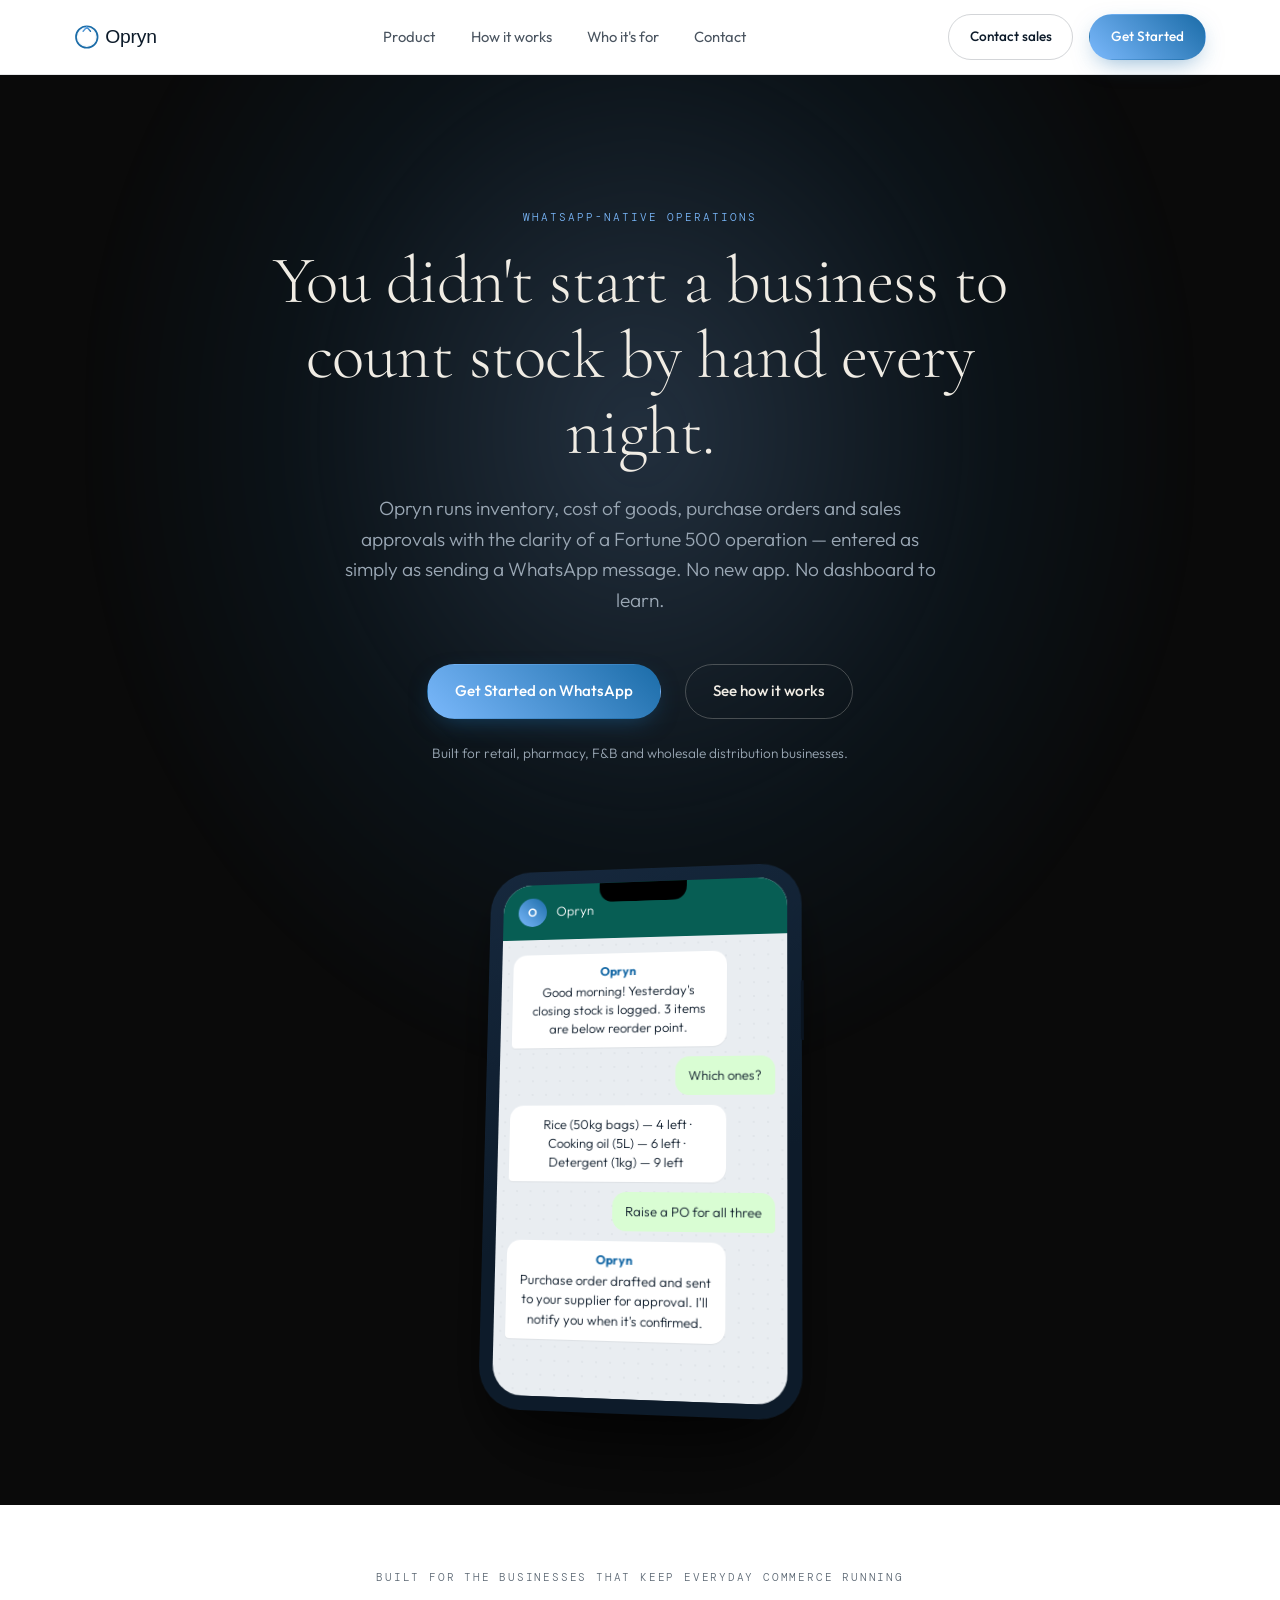
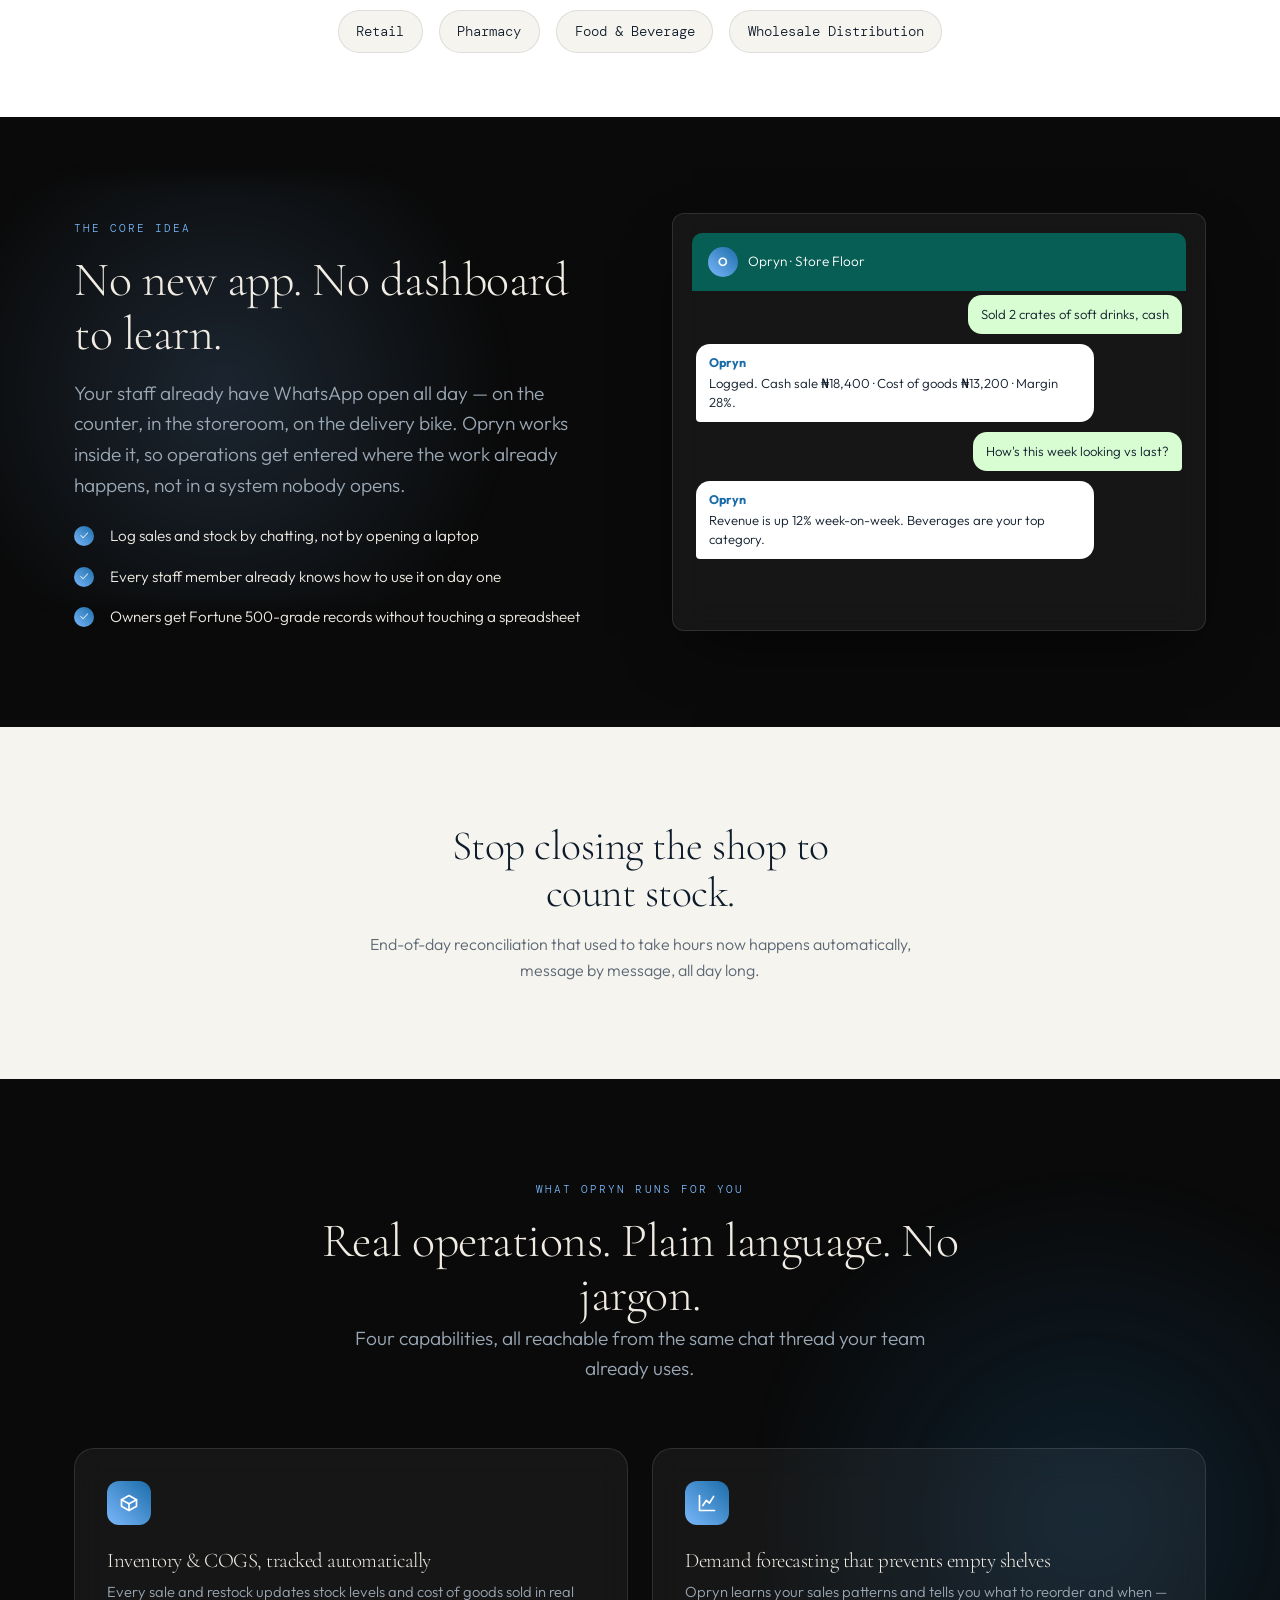
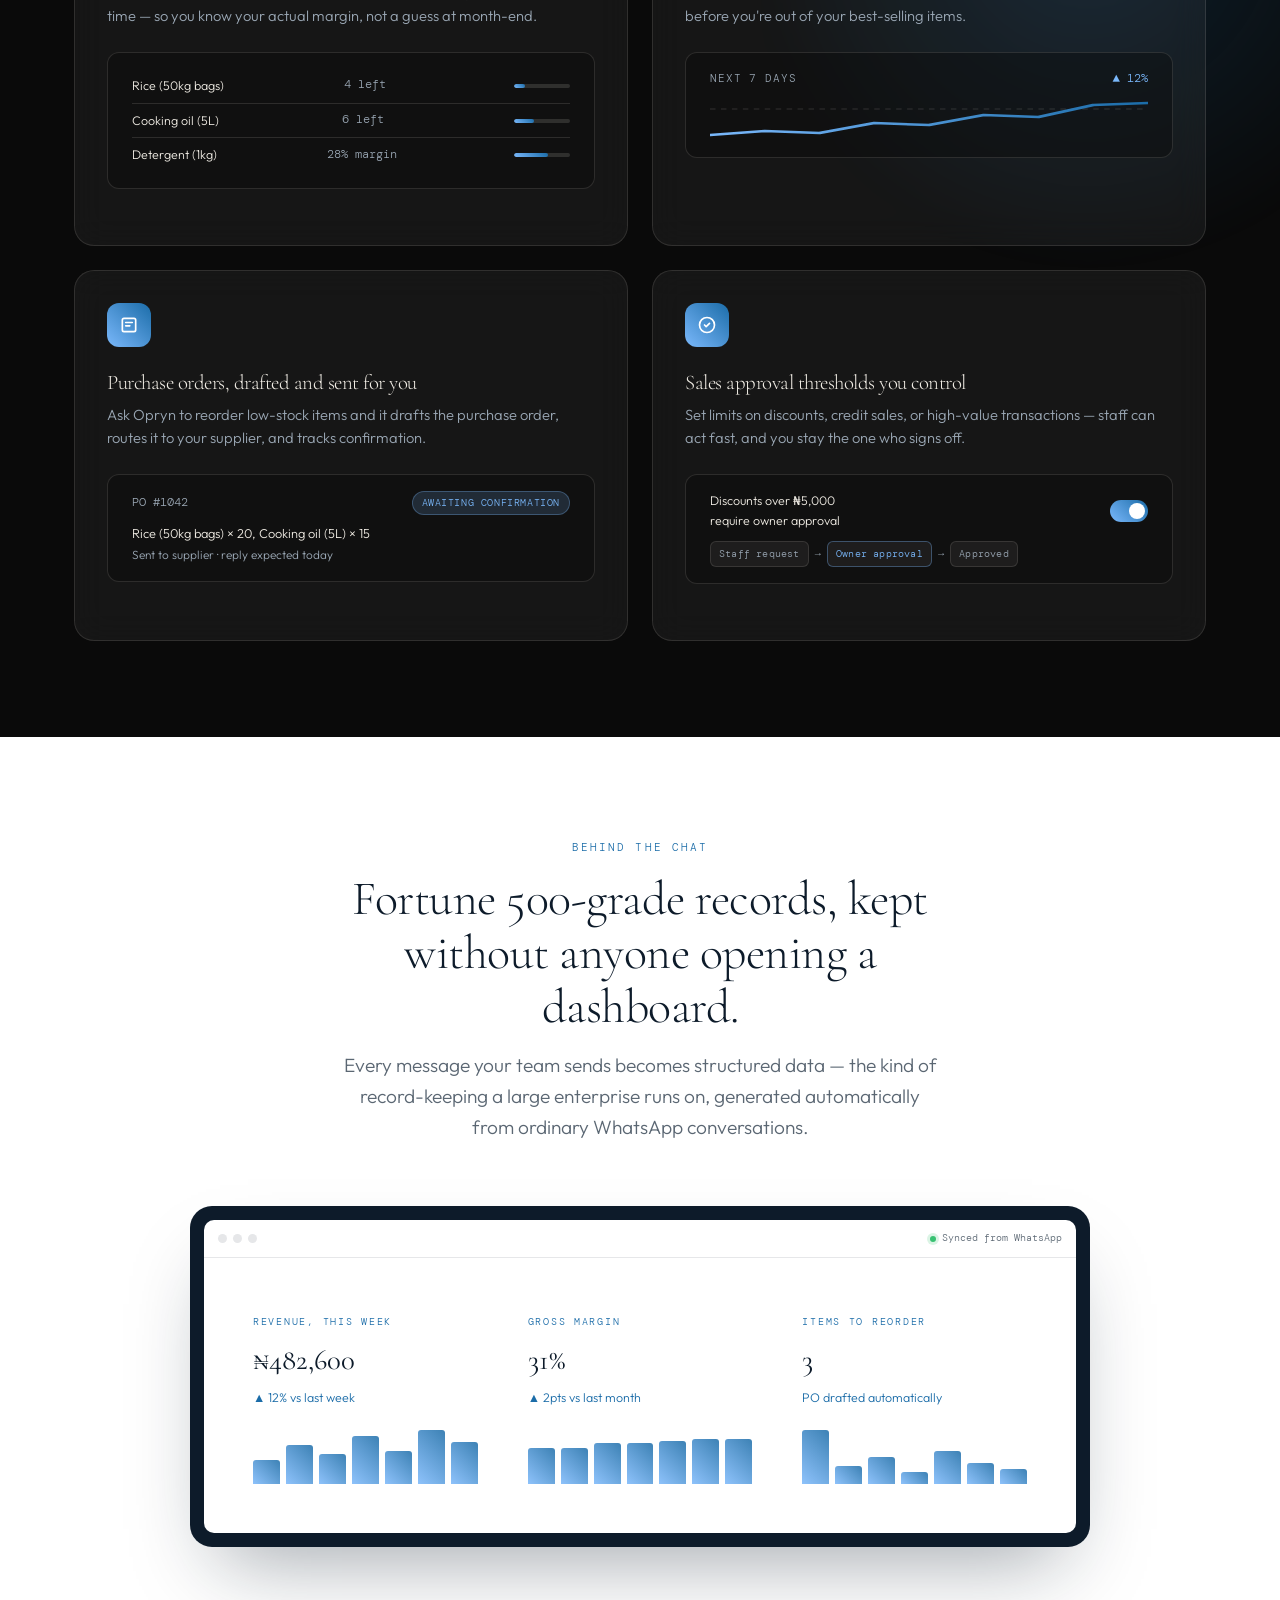
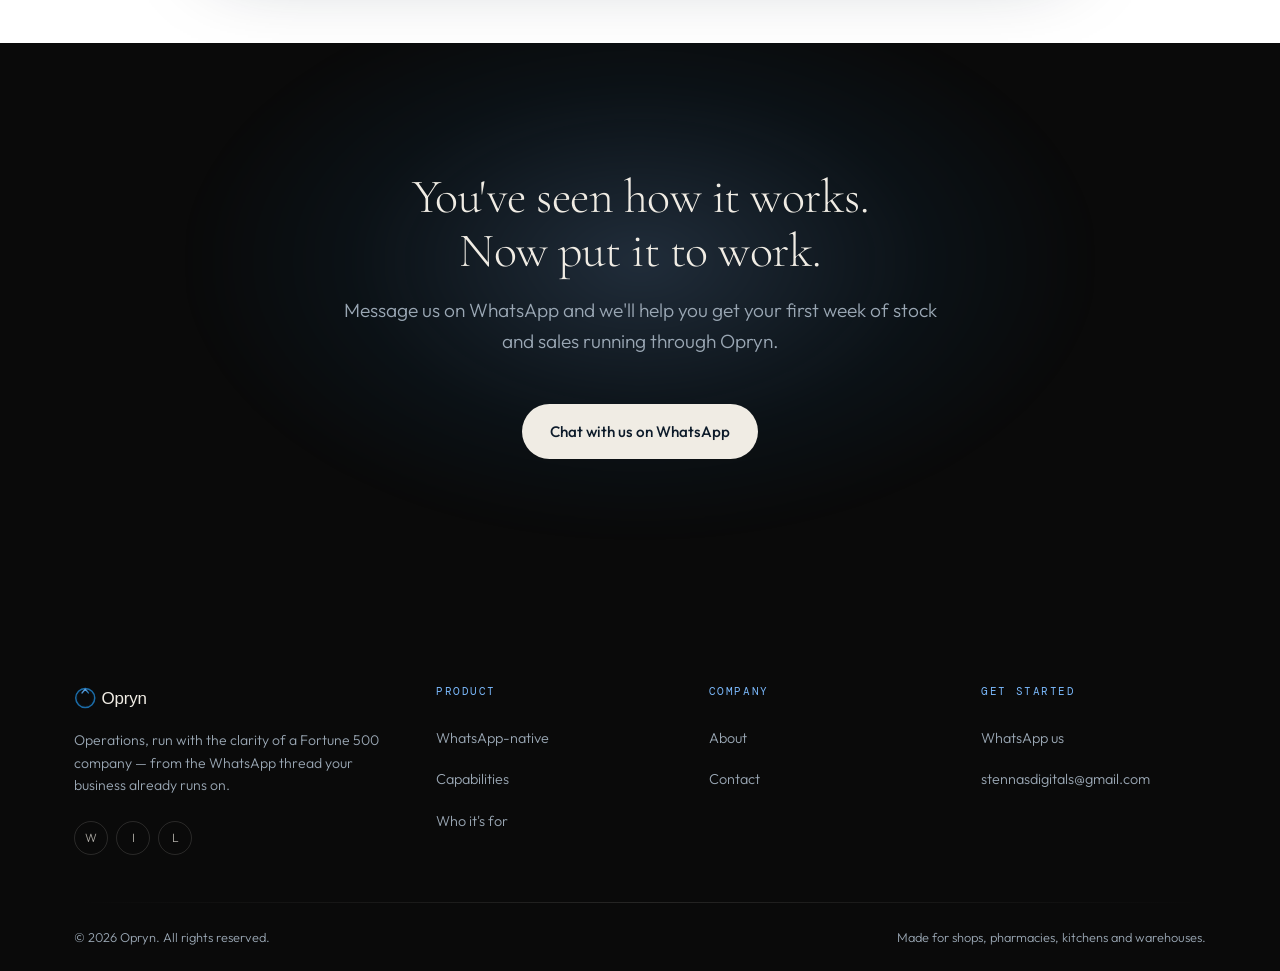
<file: index.html>
<!DOCTYPE html>
<html lang="en">
<head>
  <meta charset="UTF-8">
  <meta name="viewport" content="width=device-width, initial-scale=1.0">
  <title>Opryn — Run your operations like a Fortune 500, from WhatsApp</title>
  <meta name="description" content="Opryn is the WhatsApp-native operations platform for traditional retail, pharmacy, F&B and wholesale businesses. Inventory, COGS, forecasting and purchase orders — no app to download, no dashboard to learn.">
  <link rel="icon" type="image/svg+xml" href="assets/icon-mark.svg">
  <link rel="preconnect" href="https://fonts.googleapis.com">
  <link href="https://fonts.googleapis.com/css2?family=Cormorant+Garamond:ital,wght@0,300;0,400;0,600;1,300&family=DM+Mono:wght@300;400;500&family=Outfit:wght@300;400;500;600;700&display=swap" rel="stylesheet">
  <link rel="stylesheet" href="css/styles.css">
</head>
<body>

  <!-- ============================= HEADER ============================= -->
  <header class="site-header">
    <nav class="nav container">
      <a href="#top" class="nav__logo">
        <img src="assets/logo-horizontal-light.svg" alt="Opryn">
      </a>

      <ul class="nav__links" id="navLinks">
        <li><a href="#whatsapp-native">Product</a></li>
        <li><a href="#capabilities">How it works</a></li>
        <li><a href="#who-its-for">Who it's for</a></li>
        <li><a href="#contact">Contact</a></li>
      </ul>

      <div class="nav__actions">
        <a href="#contact" class="btn btn--ghost btn--sm">Contact sales</a>
        <a href="https://wa.me/2349046935946?text=Hi%20Opryn%2C%20I%27d%20like%20to%20get%20started" class="btn btn--primary btn--sm" target="_blank" rel="noopener">Get Started</a>
        <button class="nav__toggle" id="navToggle" aria-label="Toggle menu" aria-expanded="false">
          <span></span><span></span><span></span>
        </button>
      </div>
    </nav>
  </header>

  <main id="top">

    <!-- ============================= HERO (dark, centered) ============================= -->
    <section class="hero">
      <div class="container">
        <div class="hero__inner reveal">
          <span class="eyebrow eyebrow--on-dark">WhatsApp-native operations</span>
          <h1>You didn't start a business to count stock by hand every night.</h1>
          <p class="lede">Opryn runs inventory, cost of goods, purchase orders and sales approvals with the clarity of a Fortune 500 operation — entered as simply as sending a WhatsApp message. No new app. No dashboard to learn.</p>

          <div class="hero__actions">
            <a href="https://wa.me/2349046935946?text=Hi%20Opryn%2C%20I%27d%20like%20to%20get%20started" class="btn btn--primary" target="_blank" rel="noopener">
              Get Started on WhatsApp
            </a>
            <a href="#whatsapp-native" class="btn btn--ghost-on-dark">See how it works</a>
          </div>
          <p class="hero__note">Built for retail, pharmacy, F&amp;B and wholesale distribution businesses.</p>
        </div>

        <div class="hero__visual reveal reveal-delay-1">
          <div class="phone">
            <div class="phone__screen">
              <div class="phone__bar">
                <span class="avatar">O</span>
                <span>Opryn</span>
              </div>
              <div class="phone__thread">
                <div class="bubble bubble--in"><strong>Opryn</strong>Good morning! Yesterday's closing stock is logged. 3 items are below reorder point.</div>
                <div class="bubble bubble--out">Which ones?</div>
                <div class="bubble bubble--in">Rice (50kg bags) — 4 left · Cooking oil (5L) — 6 left · Detergent (1kg) — 9 left</div>
                <div class="bubble bubble--out">Raise a PO for all three</div>
                <div class="bubble bubble--in"><strong>Opryn</strong>Purchase order drafted and sent to your supplier for approval. I'll notify you when it's confirmed.</div>
              </div>
            </div>
          </div>
        </div>
      </div>
    </section>

    <!-- ============================= TRUST / PROOF STRIP (light) ============================= -->
    <section class="trust" id="who-its-for">
      <div class="container">
        <p class="trust__label reveal">Built for the businesses that keep everyday commerce running</p>
        <div class="trust__row reveal reveal-delay-1">
          <span class="trust__badge">Retail</span>
          <span class="trust__badge">Pharmacy</span>
          <span class="trust__badge">Food &amp; Beverage</span>
          <span class="trust__badge">Wholesale Distribution</span>
        </div>
      </div>
    </section>

    <!-- ============================= CORE IDEA (dark split) ============================= -->
    <section class="split split--dark" id="whatsapp-native">
      <div class="container split__grid">
        <div class="reveal">
          <span class="eyebrow">The core idea</span>
          <h2>No new app. No dashboard to learn.</h2>
          <p class="lede">Your staff already have WhatsApp open all day — on the counter, in the storeroom, on the delivery bike. Opryn works inside it, so operations get entered where the work already happens, not in a system nobody opens.</p>
          <ul class="checklist">
            <li><span class="tick">✓</span> Log sales and stock by chatting, not by opening a laptop</li>
            <li><span class="tick">✓</span> Every staff member already knows how to use it on day one</li>
            <li><span class="tick">✓</span> Owners get Fortune 500-grade records without touching a spreadsheet</li>
          </ul>
        </div>

        <div class="visual-card chat-mock reveal reveal-delay-1">
          <div class="phone__bar" style="border-radius: 10px 10px 0 0;">
            <span class="avatar">O</span>
            <span>Opryn · Store Floor</span>
          </div>
          <div class="phone__thread">
            <div class="bubble bubble--out">Sold 2 crates of soft drinks, cash</div>
            <div class="bubble bubble--in"><strong>Opryn</strong>Logged. Cash sale ₦18,400 · Cost of goods ₦13,200 · Margin 28%.</div>
            <div class="bubble bubble--out">How's this week looking vs last?</div>
            <div class="bubble bubble--in"><strong>Opryn</strong>Revenue is up 12% week-on-week. Beverages are your top category.</div>
          </div>
        </div>
      </div>
    </section>

    <!-- ============================= PULL QUOTE (light) ============================= -->
    <section class="pull-quote">
      <div class="container reveal">
        <h2>Stop closing the shop to count stock.</h2>
        <p>End-of-day reconciliation that used to take hours now happens automatically, message by message, all day long.</p>
      </div>
    </section>

    <!-- ============================= VISUAL FEATURE GRID (dark, product-UI cards) ============================= -->
    <section class="features" id="capabilities">
      <div class="container">
        <div class="features__head reveal">
          <span class="eyebrow">What Opryn runs for you</span>
          <h2>Real operations. Plain language. No jargon.</h2>
          <p class="lede">Four capabilities, all reachable from the same chat thread your team already uses.</p>
        </div>

        <div class="feature-grid">
          <!-- Inventory & COGS -->
          <article class="feature-card reveal">
            <div class="icon">
              <svg viewBox="0 0 24 24" fill="none" stroke-width="2" stroke-linecap="round" stroke-linejoin="round"><path d="M21 8l-9-5-9 5 9 5 9-5z"/><path d="M3 8v8l9 5 9-5V8"/><path d="M12 13v8"/></svg>
            </div>
            <h3>Inventory &amp; COGS, tracked automatically</h3>
            <p>Every sale and restock updates stock levels and cost of goods sold in real time — so you know your actual margin, not a guess at month-end.</p>
            <div class="fc-mockup">
              <div class="fc-stock-row">
                <span class="name">Rice (50kg bags)</span>
                <span class="meta">4 left</span>
                <div class="fc-bar-track"><div class="fc-bar-fill" style="width: 20%;"></div></div>
              </div>
              <div class="fc-stock-row">
                <span class="name">Cooking oil (5L)</span>
                <span class="meta">6 left</span>
                <div class="fc-bar-track"><div class="fc-bar-fill" style="width: 35%;"></div></div>
              </div>
              <div class="fc-stock-row">
                <span class="name">Detergent (1kg)</span>
                <span class="meta">28% margin</span>
                <div class="fc-bar-track"><div class="fc-bar-fill" style="width: 60%;"></div></div>
              </div>
            </div>
          </article>

          <!-- Demand forecasting -->
          <article class="feature-card reveal reveal-delay-1">
            <div class="icon">
              <svg viewBox="0 0 24 24" fill="none" stroke-width="2" stroke-linecap="round" stroke-linejoin="round"><path d="M3 3v18h18"/><path d="M7 15l4-6 4 3 5-8"/></svg>
            </div>
            <h3>Demand forecasting that prevents empty shelves</h3>
            <p>Opryn learns your sales patterns and tells you what to reorder and when — before you're out of your best-selling items.</p>
            <div class="fc-mockup">
              <div class="fc-spark-head">
                <span class="label">Next 7 days</span>
                <span class="value">▲ 12%</span>
              </div>
              <svg class="fc-sparkline" viewBox="0 0 240 46" preserveAspectRatio="none" xmlns="http://www.w3.org/2000/svg">
                <defs>
                  <linearGradient id="sparkGrad" x1="0%" y1="0%" x2="100%" y2="0%">
                    <stop offset="0%" stop-color="#7ab8fb"/>
                    <stop offset="100%" stop-color="#1B6CA8"/>
                  </linearGradient>
                </defs>
                <line x1="0" y1="14" x2="240" y2="14" stroke="rgba(240,236,228,0.15)" stroke-width="1" stroke-dasharray="3 3"/>
                <polyline points="0,40 30,36 60,38 90,28 120,30 150,20 180,22 210,10 240,8" fill="none" stroke="url(#sparkGrad)" stroke-width="2.5" stroke-linecap="round" stroke-linejoin="round"/>
              </svg>
            </div>
          </article>

          <!-- Purchase orders -->
          <article class="feature-card reveal reveal-delay-2">
            <div class="icon">
              <svg viewBox="0 0 24 24" fill="none" stroke-width="2" stroke-linecap="round" stroke-linejoin="round"><rect x="4" y="4" width="16" height="16" rx="2"/><path d="M8 9h8M8 13h5"/></svg>
            </div>
            <h3>Purchase orders, drafted and sent for you</h3>
            <p>Ask Opryn to reorder low-stock items and it drafts the purchase order, routes it to your supplier, and tracks confirmation.</p>
            <div class="fc-mockup">
              <div class="fc-po-head">
                <span class="fc-po-id">PO #1042</span>
                <span class="fc-status">Awaiting confirmation</span>
              </div>
              <div class="fc-po-line">Rice (50kg bags) × 20, Cooking oil (5L) × 15</div>
              <div class="fc-po-supplier">Sent to supplier · reply expected today</div>
            </div>
          </article>

          <!-- Sales approval thresholds -->
          <article class="feature-card reveal reveal-delay-2">
            <div class="icon">
              <svg viewBox="0 0 24 24" fill="none" stroke-width="2" stroke-linecap="round" stroke-linejoin="round"><path d="M9 12l2 2 4-4"/><circle cx="12" cy="12" r="9"/></svg>
            </div>
            <h3>Sales approval thresholds you control</h3>
            <p>Set limits on discounts, credit sales, or high-value transactions — staff can act fast, and you stay the one who signs off.</p>
            <div class="fc-mockup">
              <div class="fc-approval-row">
                <span class="rule">Discounts over ₦5,000 require owner approval</span>
                <span class="fc-toggle" aria-hidden="true"></span>
              </div>
              <div class="fc-workflow">
                <span class="step">Staff request</span>
                <span class="arrow">→</span>
                <span class="step step--active">Owner approval</span>
                <span class="arrow">→</span>
                <span class="step">Approved</span>
              </div>
            </div>
          </article>
        </div>
      </div>
    </section>

    <!-- ============================= METRICS / DATA BAND (light) ============================= -->
    <section class="proof">
      <div class="container">
        <div class="proof__head reveal">
          <span class="eyebrow">Behind the chat</span>
          <h2>Fortune 500-grade records, kept without anyone opening a dashboard.</h2>
          <p class="lede">Every message your team sends becomes structured data — the kind of record-keeping a large enterprise runs on, generated automatically from ordinary WhatsApp conversations.</p>
        </div>

        <div class="device-frame reveal reveal-delay-1">
          <div class="device-frame__screen">
            <div class="device-frame__bar">
              <div class="device-frame__dots"><span></span><span></span><span></span></div>
              <div class="device-frame__status"><span class="dot"></span> Synced from WhatsApp</div>
            </div>
            <div class="device-frame__body">
              <div class="dash-card">
                <span class="eyebrow">Revenue, this week</span>
                <div class="value">₦482,600</div>
                <div class="delta">▲ 12% vs last week</div>
                <div class="bar-row"><i style="height:40%"></i><i style="height:65%"></i><i style="height:50%"></i><i style="height:80%"></i><i style="height:55%"></i><i style="height:90%"></i><i style="height:70%"></i></div>
              </div>
              <div class="dash-card">
                <span class="eyebrow">Gross margin</span>
                <div class="value">31%</div>
                <div class="delta">▲ 2pts vs last month</div>
                <div class="bar-row"><i style="height:60%"></i><i style="height:60%"></i><i style="height:68%"></i><i style="height:68%"></i><i style="height:72%"></i><i style="height:75%"></i><i style="height:75%"></i></div>
              </div>
              <div class="dash-card">
                <span class="eyebrow">Items to reorder</span>
                <div class="value">3</div>
                <div class="delta">PO drafted automatically</div>
                <div class="bar-row"><i style="height:90%"></i><i style="height:30%"></i><i style="height:45%"></i><i style="height:20%"></i><i style="height:55%"></i><i style="height:35%"></i><i style="height:25%"></i></div>
              </div>
            </div>
          </div>
        </div>
      </div>
    </section>

    <!-- ============================= CLOSING CTA (dark, glow) ============================= -->
    <section class="final-cta" id="contact">
      <div class="container reveal">
        <h2>You've seen how it works. Now put it to work.</h2>
        <p class="lede">Message us on WhatsApp and we'll help you get your first week of stock and sales running through Opryn.</p>
        <div class="hero__actions">
          <a href="https://wa.me/2349046935946?text=Hi%20Opryn%2C%20I%27d%20like%20to%20get%20started" class="btn btn--on-dark" target="_blank" rel="noopener">Chat with us on WhatsApp</a>
        </div>
      </div>
    </section>

  </main>

  <!-- ============================= FOOTER ============================= -->
  <footer class="site-footer">
    <div class="container">
      <div class="footer__top">
        <div class="footer__brand">
          <img src="assets/logo-horizontal-dark.svg" alt="Opryn">
          <p>Operations, run with the clarity of a Fortune 500 company — from the WhatsApp thread your business already runs on.</p>
          <div class="footer__social">
            <!-- Placeholder — replace with real social profiles when available -->
            <a href="#" aria-label="WhatsApp">W</a>
            <a href="#" aria-label="Instagram">I</a>
            <a href="#" aria-label="LinkedIn">L</a>
          </div>
        </div>

        <div class="footer__col">
          <h4>Product</h4>
          <ul>
            <li><a href="#whatsapp-native">WhatsApp-native</a></li>
            <li><a href="#capabilities">Capabilities</a></li>
            <li><a href="#who-its-for">Who it's for</a></li>
          </ul>
        </div>

        <div class="footer__col">
          <h4>Company</h4>
          <ul>
            <li><a href="#top">About</a></li>
            <li><a href="#contact">Contact</a></li>
          </ul>
        </div>

        <div class="footer__col">
          <h4>Get started</h4>
          <ul>
            <li><a href="https://wa.me/2349046935946" target="_blank" rel="noopener">WhatsApp us</a></li>
            <li><a href="mailto:stennasdigitals@gmail.com">stennasdigitals@gmail.com</a></li>
          </ul>
        </div>
      </div>

      <div class="footer__bottom">
        <span>&copy; 2026 Opryn. All rights reserved.</span>
        <span>Made for shops, pharmacies, kitchens and warehouses.</span>
      </div>
    </div>
  </footer>

  <script src="js/main.js"></script>
</body>
</html>
</file>
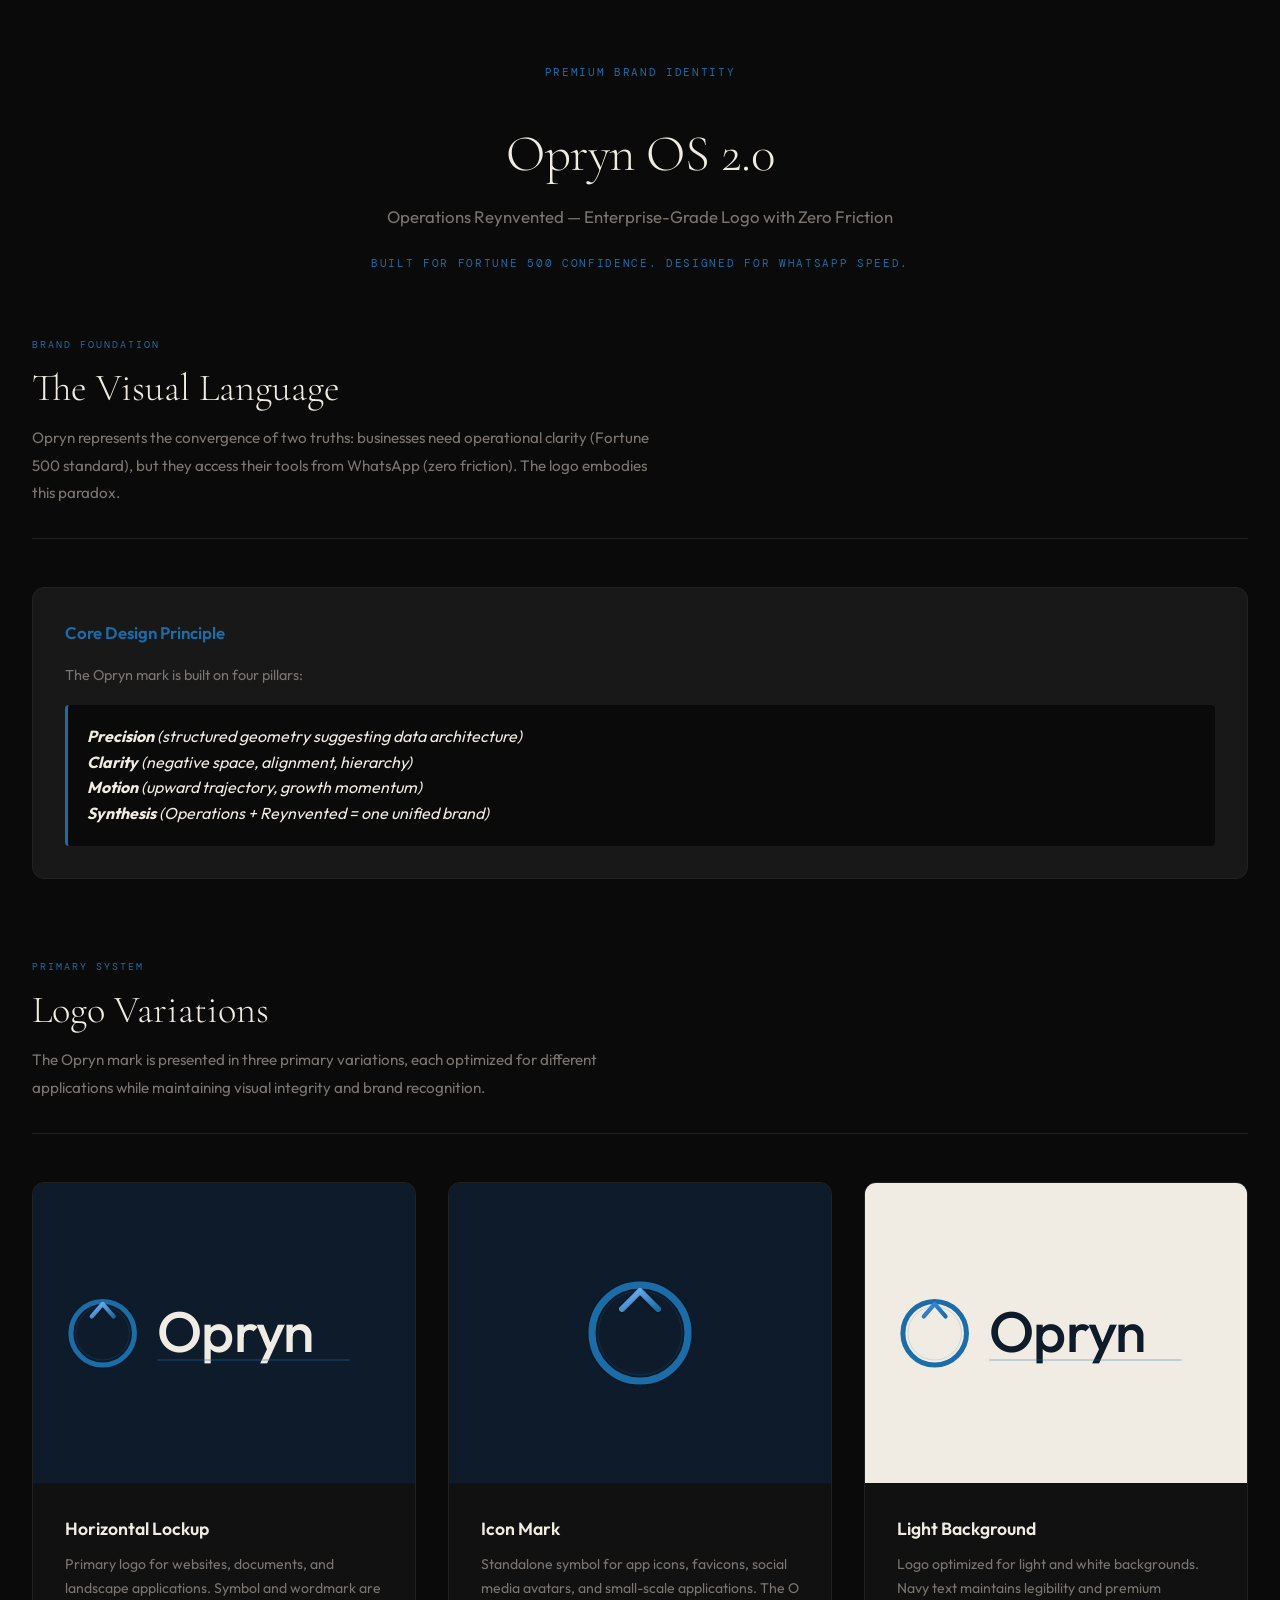
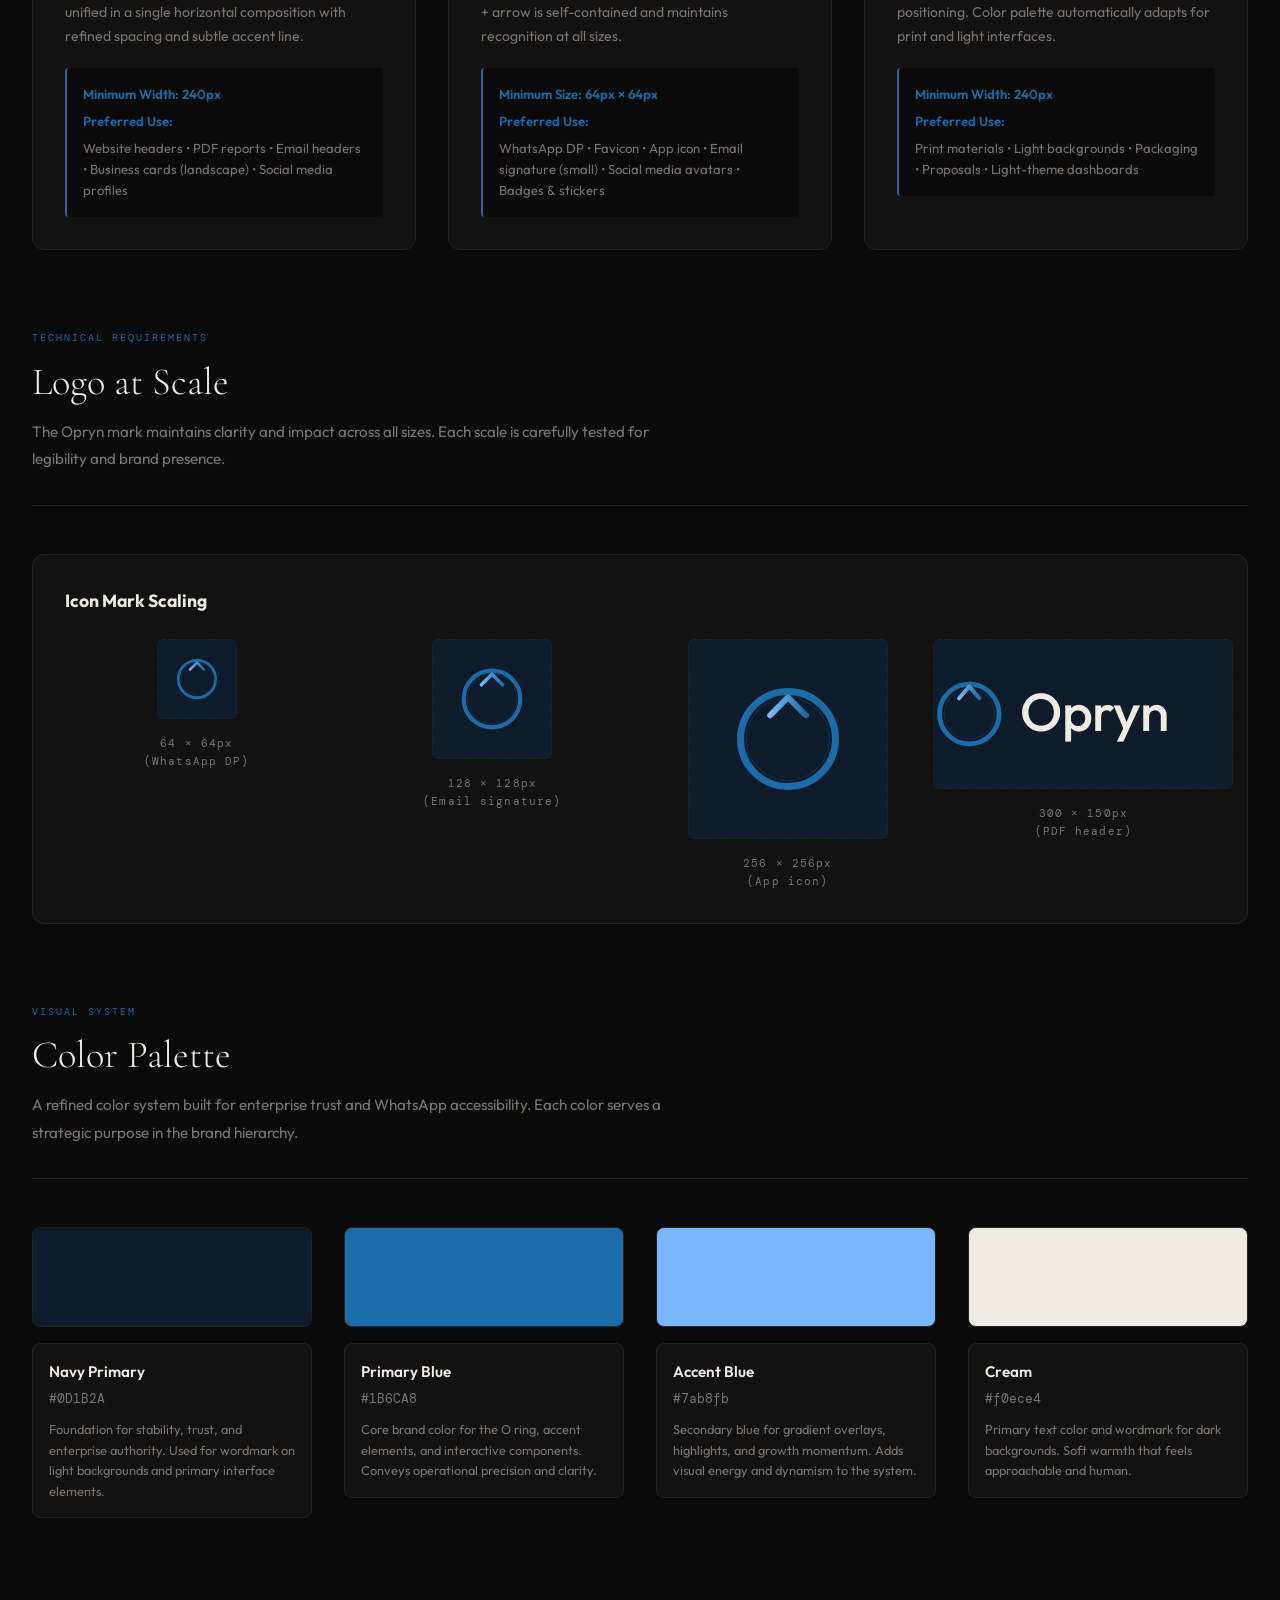
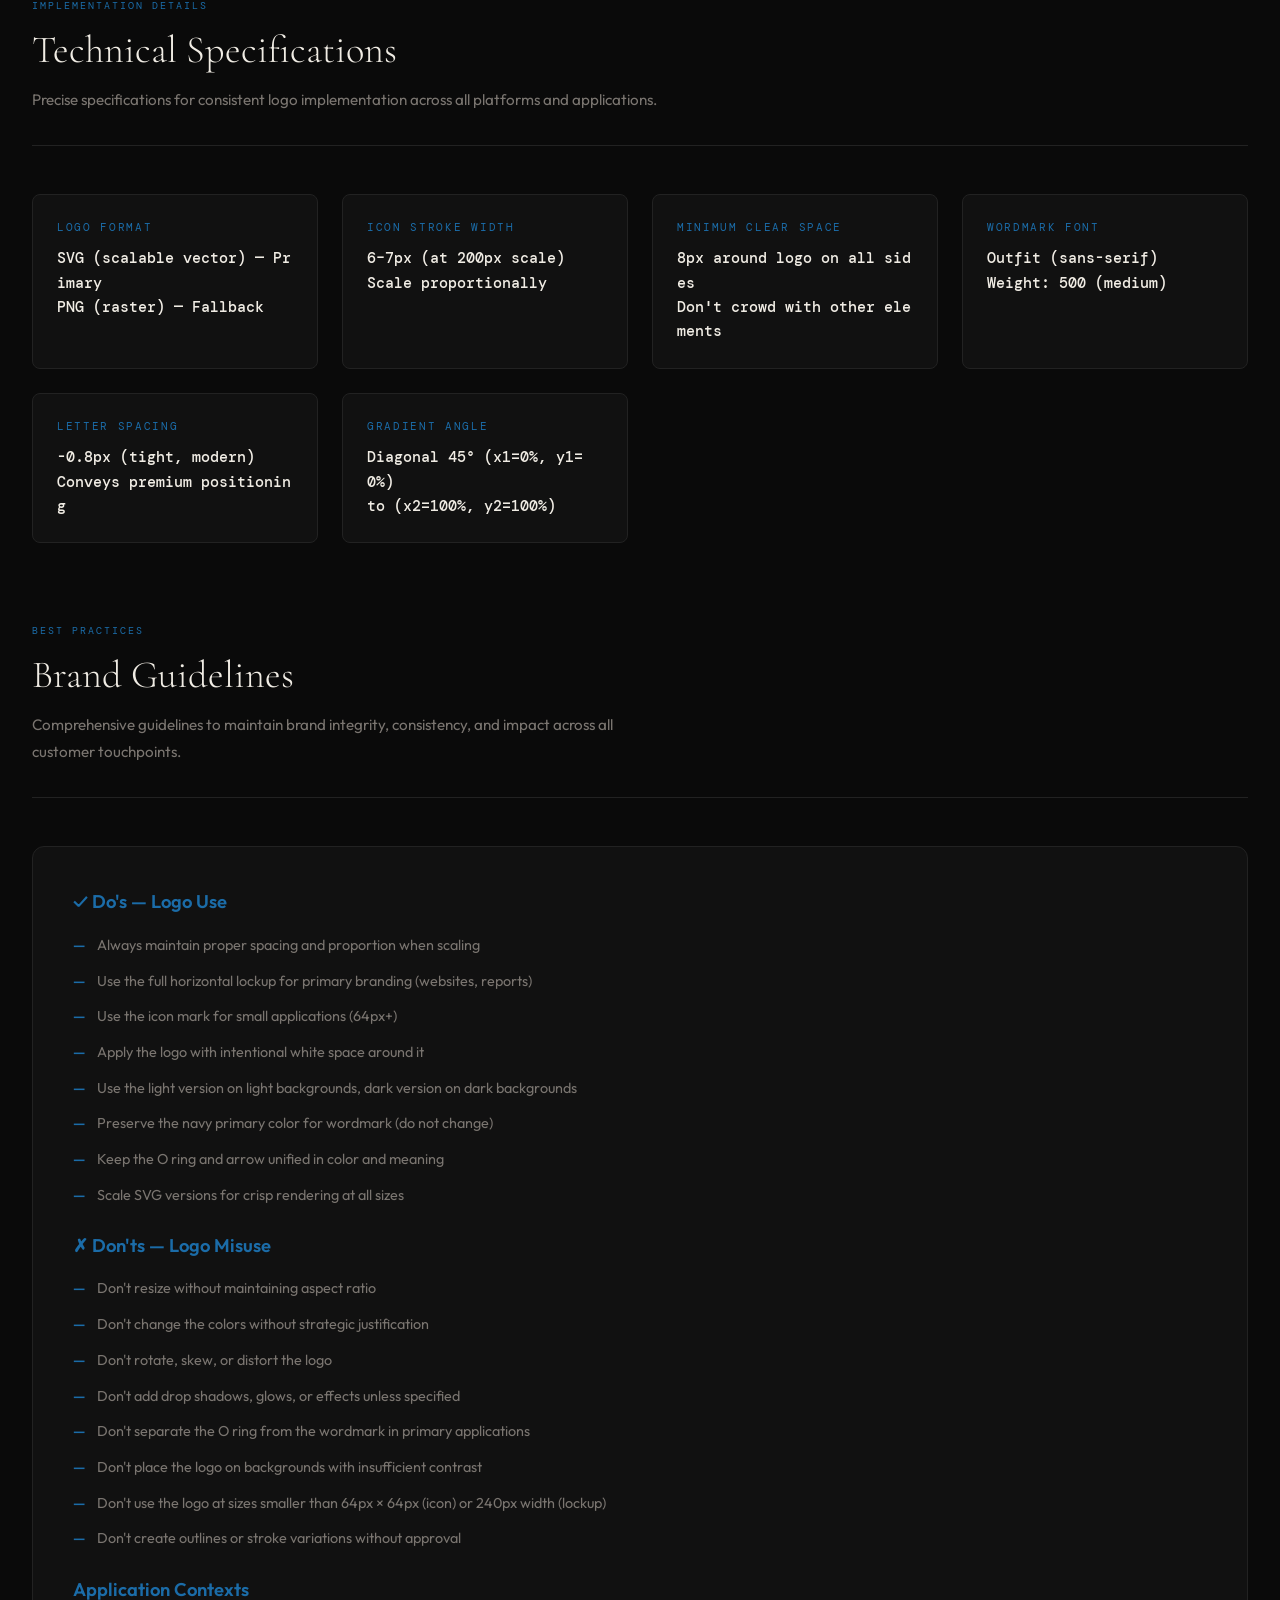
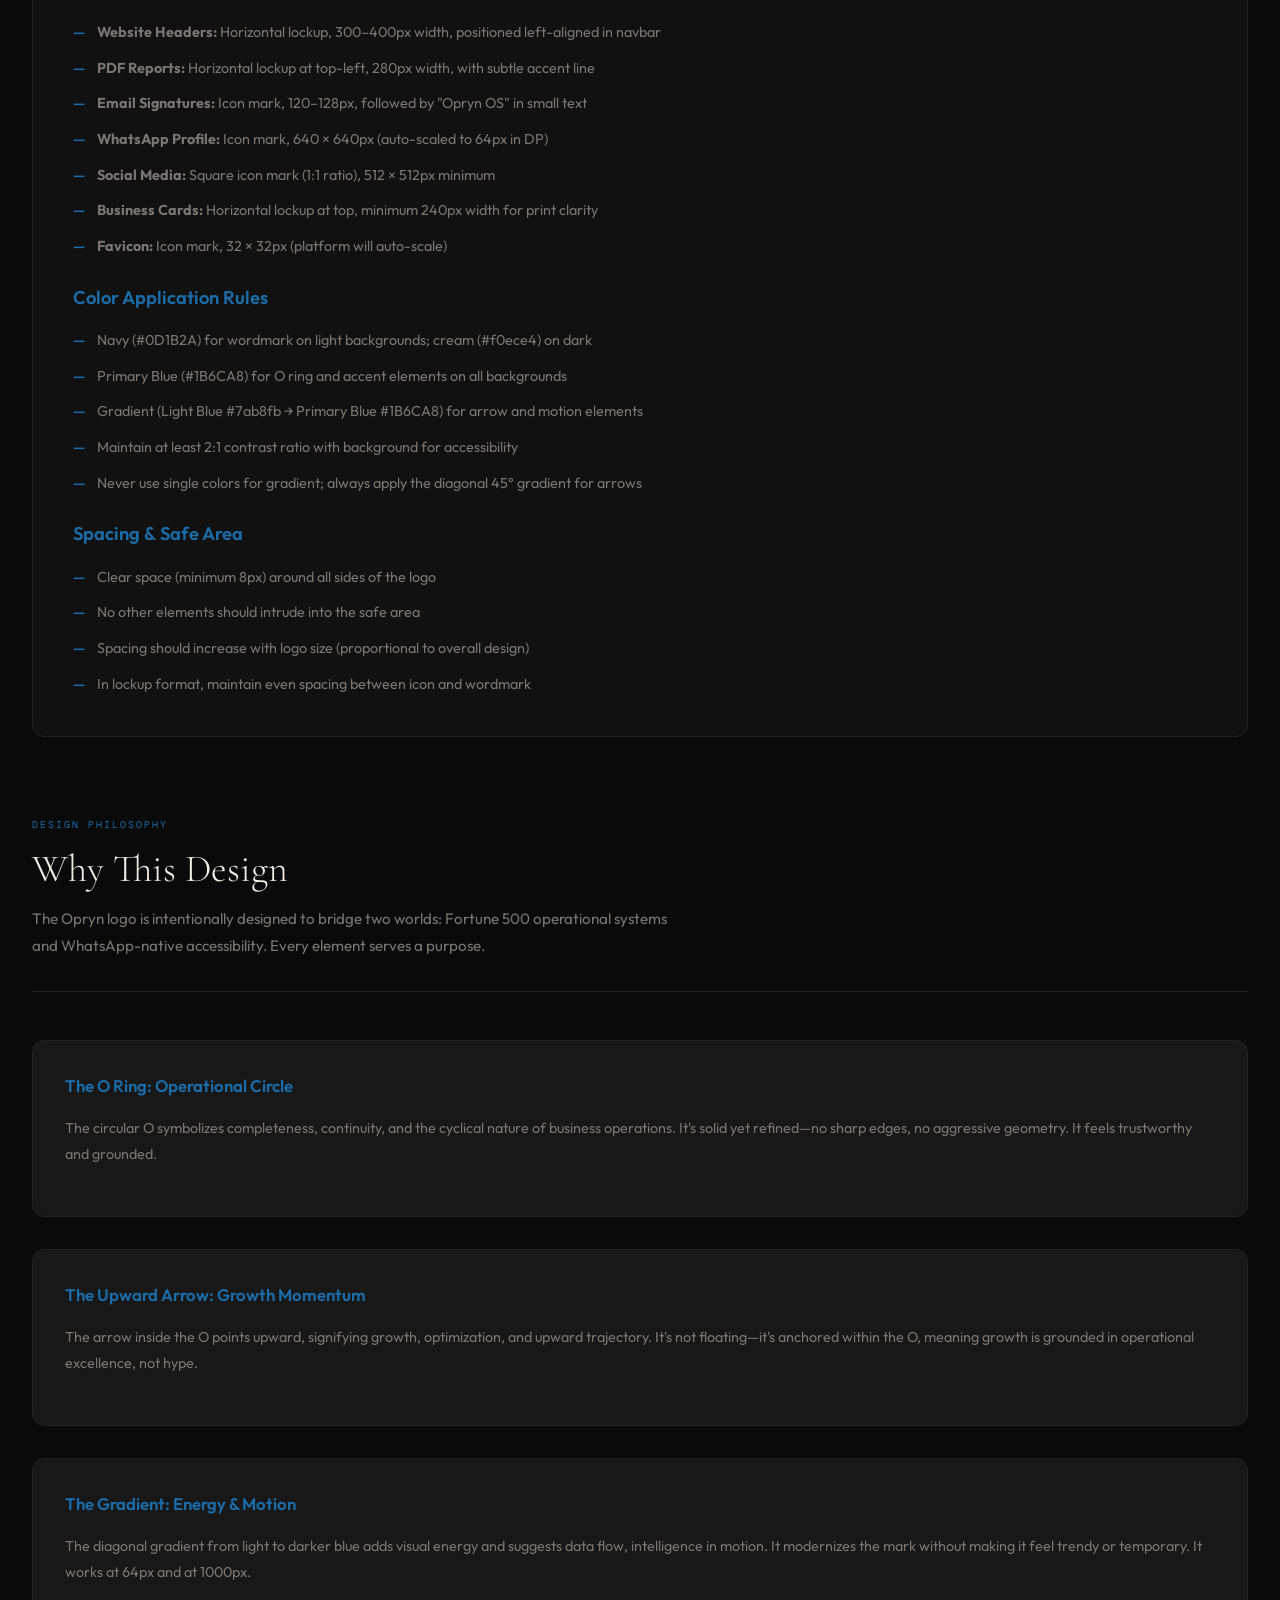
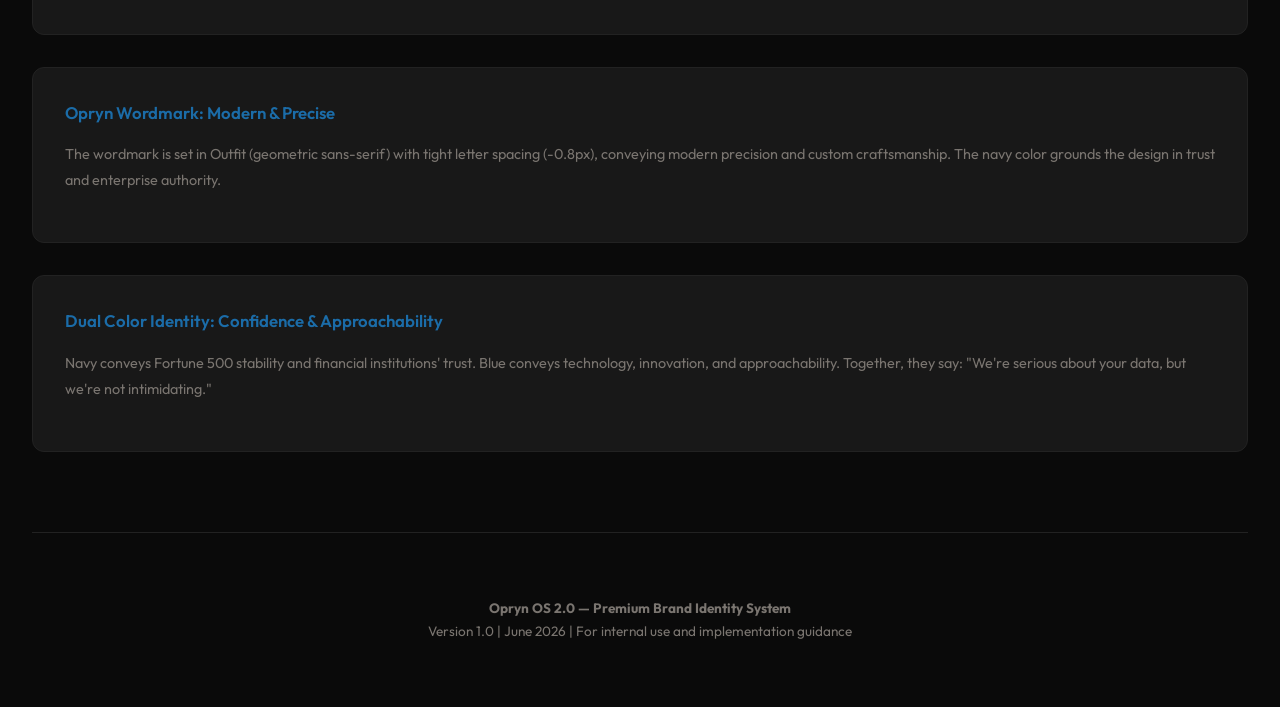
<file: design/logo.html>
<!DOCTYPE html>
<html lang="en">
<head>
  <meta charset="UTF-8">
  <meta name="viewport" content="width=device-width, initial-scale=1.0">
  <title>Opryn OS 2.0 — Premium Brand Identity System</title>
  <link href="https://fonts.googleapis.com/css2?family=Cormorant+Garamond:ital,wght@0,300;0,400;0,600;1,300&family=DM+Mono:wght@300;400;500&family=Outfit:wght@300;400;500;600;700&display=swap" rel="stylesheet">
  <style>
    * { box-sizing: border-box; margin: 0; padding: 0; }
    
    :root {
      --navy: #0D1B2A;
      --primary-blue: #1B6CA8;
      --accent-blue: #4f9cf9;
      --light-blue: #7ab8fb;
      --cream: #f0ece4;
      --dark-bg: #0a0a0a;
      --surface: #111;
      --surface2: #181818;
      --border: #222;
      --muted: #7a7570;
    }
    
    body {
      background: var(--dark-bg);
      color: var(--cream);
      font-family: 'Outfit', -apple-system, sans-serif;
      line-height: 1.6;
      overflow-x: hidden;
    }
    
    .container {
      max-width: 1600px;
      margin: 0 auto;
      padding: 2rem;
    }
    
    header {
      text-align: center;
      margin-bottom: 4rem;
      padding-top: 2rem;
    }
    
    h1 {
      font-family: 'Cormorant Garamond', serif;
      font-size: 3.2rem;
      font-weight: 300;
      margin-bottom: 0.5rem;
      letter-spacing: -0.5px;
    }
    
    .subtitle {
      font-size: 1.05rem;
      color: var(--muted);
      margin-bottom: 1rem;
    }
    
    .tagline {
      font-family: 'DM Mono', monospace;
      font-size: 0.7rem;
      letter-spacing: 0.15em;
      text-transform: uppercase;
      color: var(--primary-blue);
      margin-bottom: 2rem;
    }
    
    section {
      margin-bottom: 5rem;
    }
    
    .section-header {
      margin-bottom: 3rem;
      padding-bottom: 2rem;
      border-bottom: 1px solid var(--border);
    }
    
    .section-tag {
      font-family: 'DM Mono', monospace;
      font-size: 0.62rem;
      letter-spacing: 0.2em;
      text-transform: uppercase;
      color: var(--primary-blue);
      margin-bottom: 0.8rem;
    }
    
    .section-title {
      font-family: 'Cormorant Garamond', serif;
      font-size: 2.4rem;
      font-weight: 300;
      line-height: 1.2;
      margin-bottom: 0.8rem;
    }
    
    .section-desc {
      font-size: 0.95rem;
      color: var(--muted);
      max-width: 640px;
      line-height: 1.8;
    }
    
    /* LOGO SHOWCASE */
    .logo-showcase {
      display: grid;
      grid-template-columns: repeat(auto-fit, minmax(380px, 1fr));
      gap: 2rem;
      margin-top: 2rem;
    }
    
    .showcase-card {
      background: var(--surface);
      border: 1px solid var(--border);
      border-radius: 12px;
      overflow: hidden;
      transition: all 0.3s;
    }
    
    .showcase-card:hover {
      border-color: var(--primary-blue);
      background: var(--surface2);
    }
    
    .showcase-display {
      background: var(--navy);
      padding: 3rem 2rem;
      min-height: 300px;
      display: flex;
      align-items: center;
      justify-content: center;
      position: relative;
    }
    
    .showcase-display.light {
      background: var(--cream);
    }
    
    .showcase-display svg {
      max-width: 100%;
      height: auto;
    }
    
    .showcase-info {
      padding: 2rem;
    }
    
    .showcase-title {
      font-size: 1.1rem;
      font-weight: 600;
      margin-bottom: 0.6rem;
      color: var(--cream);
    }
    
    .showcase-desc {
      font-size: 0.88rem;
      color: var(--muted);
      line-height: 1.7;
      margin-bottom: 1.2rem;
    }
    
    .specs-box {
      background: var(--dark-bg);
      padding: 1rem;
      border-left: 2px solid var(--primary-blue);
      border-radius: 4px;
      font-size: 0.82rem;
      line-height: 1.6;
    }
    
    .specs-label {
      font-weight: 600;
      color: var(--primary-blue);
      margin-bottom: 0.4rem;
    }
    
    .specs-text {
      color: var(--muted);
    }
    
    /* SCALE DEMONSTRATION */
    .scale-demo {
      background: var(--surface);
      border: 1px solid var(--border);
      border-radius: 12px;
      padding: 2rem;
      margin-top: 2rem;
    }
    
    .scale-grid {
      display: grid;
      grid-template-columns: repeat(auto-fit, minmax(150px, 1fr));
      gap: 2rem;
      margin-top: 1.5rem;
    }
    
    .scale-item {
      display: flex;
      flex-direction: column;
      align-items: center;
      gap: 1rem;
    }
    
    .scale-frame {
      background: var(--navy);
      border: 1px dashed var(--border);
      border-radius: 6px;
      display: flex;
      align-items: center;
      justify-content: center;
      overflow: hidden;
    }
    
    .scale-64 { width: 80px; height: 80px; }
    .scale-128 { width: 120px; height: 120px; }
    .scale-256 { width: 200px; height: 200px; }
    .scale-512 { width: 300px; height: 150px; }
    
    .scale-frame svg {
      width: 100%;
      height: 100%;
      object-fit: contain;
    }
    
    .scale-label {
      font-family: 'DM Mono', monospace;
      font-size: 0.7rem;
      letter-spacing: 0.1em;
      color: var(--muted);
      text-align: center;
    }
    
    /* COLOR SYSTEM */
    .color-grid {
      display: grid;
      grid-template-columns: repeat(auto-fit, minmax(220px, 1fr));
      gap: 2rem;
      margin-top: 2rem;
    }
    
    .color-card {
      display: flex;
      flex-direction: column;
      gap: 1rem;
    }
    
    .color-swatch {
      width: 100%;
      height: 100px;
      border-radius: 8px;
      border: 1px solid var(--border);
      position: relative;
      overflow: hidden;
    }
    
    .color-info {
      padding: 1rem;
      background: var(--surface);
      border-radius: 8px;
      border: 1px solid var(--border);
    }
    
    .color-name {
      font-weight: 600;
      font-size: 0.95rem;
      margin-bottom: 0.3rem;
    }
    
    .color-code {
      font-family: 'DM Mono', monospace;
      font-size: 0.8rem;
      color: var(--muted);
      margin-bottom: 0.6rem;
    }
    
    .color-role {
      font-size: 0.8rem;
      color: var(--muted);
      line-height: 1.6;
    }
    
    /* USAGE GUIDELINES */
    .guidelines {
      background: var(--surface);
      border: 1px solid var(--border);
      border-radius: 12px;
      padding: 2.5rem;
      margin-top: 2rem;
    }
    
    .guidelines h3 {
      font-size: 1.15rem;
      margin-top: 1.5rem;
      margin-bottom: 1rem;
      color: var(--primary-blue);
      font-weight: 600;
    }
    
    .guidelines h3:first-child {
      margin-top: 0;
    }
    
    .guidelines ul {
      list-style: none;
      display: flex;
      flex-direction: column;
      gap: 0.7rem;
    }
    
    .guidelines li {
      font-size: 0.9rem;
      color: var(--muted);
      line-height: 1.7;
      padding-left: 1.5rem;
      position: relative;
    }
    
    .guidelines li::before {
      content: '—';
      position: absolute;
      left: 0;
      color: var(--primary-blue);
      font-weight: 600;
    }
    
    /* CONCEPT BOX */
    .concept {
      background: var(--surface2);
      border: 1px solid var(--border);
      border-radius: 12px;
      padding: 2rem;
      margin-top: 2rem;
    }
    
    .concept h4 {
      font-size: 1.05rem;
      color: var(--primary-blue);
      margin-bottom: 1rem;
      font-weight: 600;
    }
    
    .concept p {
      font-size: 0.9rem;
      color: var(--muted);
      line-height: 1.8;
      margin-bottom: 1rem;
    }
    
    .concept-highlight {
      background: var(--dark-bg);
      padding: 1.2rem;
      border-left: 3px solid var(--primary-blue);
      border-radius: 4px;
      font-style: italic;
      color: var(--cream);
    }
    
    /* TECHNICAL SPECS */
    .tech-specs {
      display: grid;
      grid-template-columns: repeat(auto-fit, minmax(280px, 1fr));
      gap: 1.5rem;
      margin-top: 2rem;
    }
    
    .spec-item {
      background: var(--surface);
      border: 1px solid var(--border);
      padding: 1.5rem;
      border-radius: 8px;
    }
    
    .spec-label {
      font-family: 'DM Mono', monospace;
      font-size: 0.7rem;
      letter-spacing: 0.15em;
      text-transform: uppercase;
      color: var(--primary-blue);
      margin-bottom: 0.6rem;
    }
    
    .spec-value {
      font-family: 'DM Mono', monospace;
      font-size: 0.95rem;
      color: var(--cream);
      font-weight: 500;
      word-break: break-all;
    }
    
    /* FOOTER */
    footer {
      text-align: center;
      padding-top: 4rem;
      border-top: 1px solid var(--border);
      margin-top: 4rem;
      padding-bottom: 2rem;
    }
    
    .footer-note {
      font-size: 0.85rem;
      color: var(--muted);
      line-height: 1.7;
    }
    
    @media (max-width: 900px) {
      .logo-showcase { grid-template-columns: 1fr; }
      h1 { font-size: 2.4rem; }
      .section-title { font-size: 1.8rem; }
    }
  </style>
</head>
<body>

<div class="container">
  
  <!-- HEADER -->
  <header>
    <div class="tagline">Premium Brand Identity</div>
    <h1>Opryn OS 2.0</h1>
    <p class="subtitle">Operations Reynvented — Enterprise-Grade Logo with Zero Friction</p>
    <p class="tagline" style="margin-top: 1.5rem;">Built for Fortune 500 confidence. Designed for WhatsApp speed.</p>
  </header>

  <!-- SECTION 1: BRAND PHILOSOPHY -->
  <section>
    <div class="section-header">
      <div class="section-tag">Brand Foundation</div>
      <h2 class="section-title">The Visual Language</h2>
      <p class="section-desc">Opryn represents the convergence of two truths: businesses need operational clarity (Fortune 500 standard), but they access their tools from WhatsApp (zero friction). The logo embodies this paradox.</p>
    </div>

    <div class="concept">
      <h4>Core Design Principle</h4>
      <p>The Opryn mark is built on four pillars:</p>
      <div class="concept-highlight">
        <strong>Precision</strong> (structured geometry suggesting data architecture)<br>
        <strong>Clarity</strong> (negative space, alignment, hierarchy)<br>
        <strong>Motion</strong> (upward trajectory, growth momentum)<br>
        <strong>Synthesis</strong> (Operations + Reynvented = one unified brand)
      </div>
    </div>
  </section>

  <!-- SECTION 2: PRIMARY LOGO VARIATIONS -->
  <section>
    <div class="section-header">
      <div class="section-tag">Primary System</div>
      <h2 class="section-title">Logo Variations</h2>
      <p class="section-desc">The Opryn mark is presented in three primary variations, each optimized for different applications while maintaining visual integrity and brand recognition.</p>
    </div>

    <div class="logo-showcase">
      <!-- Horizontal Logo -->
      <div class="showcase-card">
        <div class="showcase-display">
          <svg width="380" height="120" viewBox="0 0 380 120" xmlns="http://www.w3.org/2000/svg">
            <defs>
              <linearGradient id="premium-grad-h" x1="0%" y1="0%" x2="100%" y2="100%">
                <stop offset="0%" style="stop-color:#7ab8fb;stop-opacity:1" />
                <stop offset="100%" style="stop-color:#1B6CA8;stop-opacity:1" />
              </linearGradient>
              <filter id="premium-shadow" x="-50%" y="-50%" width="200%" height="200%">
                <feGaussianBlur in="SourceAlpha" stdDeviation="2"/>
                <feOffset dx="0" dy="1" result="offsetblur"/>
                <feComponentTransfer>
                  <feFuncA type="linear" slope="0.15"/>
                </feComponentTransfer>
                <feMerge>
                  <feMergeNode/>
                  <feMergeNode in="SourceGraphic"/>
                </feMerge>
              </filter>
            </defs>
            
            <!-- Premium O Ring: Geometric precision -->
            <circle cx="45" cy="60" r="38" fill="none" stroke="#1B6CA8" stroke-width="6" filter="url(#premium-shadow)"/>
            <!-- Inner alignment ring (subtle) -->
            <circle cx="45" cy="60" r="32" fill="none" stroke="#1B6CA8" stroke-width="1" opacity="0.3"/>
            
            <!-- Directional arrow: Growth momentum -->
            <path d="M 45 25 L 45 58" stroke="url(#premium-grad-h)" stroke-width="5" stroke-linecap="round" filter="url(#premium-shadow)"/>
            <path d="M 32 40 L 45 25 L 58 40" stroke="url(#premium-grad-h)" stroke-width="5" fill="none" stroke-linecap="round" stroke-linejoin="round" filter="url(#premium-shadow)"/>
            
            <!-- Wordmark: "Opryn" -->
            <text x="110" y="82" font-family="'Outfit', sans-serif" font-size="68" font-weight="500" fill="#f0ece4" letter-spacing="-0.8">Opryn</text>
            
            <!-- Subtle accent line under wordmark -->
            <line x1="110" y1="92" x2="340" y2="92" stroke="#1B6CA8" stroke-width="2" opacity="0.4"/>
          </svg>
        </div>
        <div class="showcase-info">
          <div class="showcase-title">Horizontal Lockup</div>
          <div class="showcase-desc">Primary logo for websites, documents, and landscape applications. Symbol and wordmark are unified in a single horizontal composition with refined spacing and subtle accent line.</div>
          <div class="specs-box">
            <div class="specs-label">Minimum Width: 240px</div>
            <div class="specs-label">Preferred Use:</div>
            <div class="specs-text">Website headers • PDF reports • Email headers • Business cards (landscape) • Social media profiles</div>
          </div>
        </div>
      </div>

      <!-- Icon-Only Version -->
      <div class="showcase-card">
        <div class="showcase-display">
          <svg width="200" height="200" viewBox="0 0 200 200" xmlns="http://www.w3.org/2000/svg">
            <defs>
              <linearGradient id="premium-grad-icon" x1="0%" y1="0%" x2="100%" y2="100%">
                <stop offset="0%" style="stop-color:#7ab8fb;stop-opacity:1" />
                <stop offset="100%" style="stop-color:#1B6CA8;stop-opacity:1" />
              </linearGradient>
              <filter id="premium-shadow-icon" x="-50%" y="-50%" width="200%" height="200%">
                <feGaussianBlur in="SourceAlpha" stdDeviation="2"/>
                <feOffset dx="0" dy="1" result="offsetblur"/>
                <feComponentTransfer>
                  <feFuncA type="linear" slope="0.15"/>
                </feComponentTransfer>
                <feMerge>
                  <feMergeNode/>
                  <feMergeNode in="SourceGraphic"/>
                </feMerge>
              </filter>
            </defs>
            
            <!-- Subtle background frame -->
            <rect width="200" height="200" fill="#0D1B2A" rx="28"/>
            
            <!-- O Ring -->
            <circle cx="100" cy="100" r="48" fill="none" stroke="#1B6CA8" stroke-width="7" filter="url(#premium-shadow-icon)"/>
            <!-- Inner alignment circle -->
            <circle cx="100" cy="100" r="42" fill="none" stroke="#1B6CA8" stroke-width="1" opacity="0.25"/>
            
            <!-- Arrow -->
            <path d="M 100 58 L 100 96" stroke="url(#premium-grad-icon)" stroke-width="6" stroke-linecap="round" filter="url(#premium-shadow-icon)"/>
            <path d="M 82 76 L 100 58 L 118 76" stroke="url(#premium-grad-icon)" stroke-width="6" fill="none" stroke-linecap="round" stroke-linejoin="round" filter="url(#premium-shadow-icon)"/>
          </svg>
        </div>
        <div class="showcase-info">
          <div class="showcase-title">Icon Mark</div>
          <div class="showcase-desc">Standalone symbol for app icons, favicons, social media avatars, and small-scale applications. The O + arrow is self-contained and maintains recognition at all sizes.</div>
          <div class="specs-box">
            <div class="specs-label">Minimum Size: 64px × 64px</div>
            <div class="specs-label">Preferred Use:</div>
            <div class="specs-text">WhatsApp DP • Favicon • App icon • Email signature (small) • Social media avatars • Badges & stickers</div>
          </div>
        </div>
      </div>

      <!-- Light Background Version -->
      <div class="showcase-card">
        <div class="showcase-display light">
          <svg width="380" height="120" viewBox="0 0 380 120" xmlns="http://www.w3.org/2000/svg">
            <defs>
              <linearGradient id="premium-grad-light" x1="0%" y1="0%" x2="100%" y2="100%">
                <stop offset="0%" style="stop-color:#3d8ae5;stop-opacity:1" />
                <stop offset="100%" style="stop-color:#1B6CA8;stop-opacity:1" />
              </linearGradient>
            </defs>
            
            <circle cx="45" cy="60" r="38" fill="none" stroke="#1B6CA8" stroke-width="6"/>
            <circle cx="45" cy="60" r="32" fill="none" stroke="#1B6CA8" stroke-width="1" opacity="0.2"/>
            
            <path d="M 45 25 L 45 58" stroke="url(#premium-grad-light)" stroke-width="5" stroke-linecap="round"/>
            <path d="M 32 40 L 45 25 L 58 40" stroke="url(#premium-grad-light)" stroke-width="5" fill="none" stroke-linecap="round" stroke-linejoin="round"/>
            
            <text x="110" y="82" font-family="'Outfit', sans-serif" font-size="68" font-weight="500" fill="#0D1B2A" letter-spacing="-0.8">Opryn</text>
            
            <line x1="110" y1="92" x2="340" y2="92" stroke="#1B6CA8" stroke-width="2" opacity="0.3"/>
          </svg>
        </div>
        <div class="showcase-info">
          <div class="showcase-title">Light Background</div>
          <div class="showcase-desc">Logo optimized for light and white backgrounds. Navy text maintains legibility and premium positioning. Color palette automatically adapts for print and light interfaces.</div>
          <div class="specs-box">
            <div class="specs-label">Minimum Width: 240px</div>
            <div class="specs-label">Preferred Use:</div>
            <div class="specs-text">Print materials • Light backgrounds • Packaging • Proposals • Light-theme dashboards</div>
          </div>
        </div>
      </div>
    </div>
  </section>

  <!-- SECTION 3: SCALE DEMONSTRATIONS -->
  <section>
    <div class="section-header">
      <div class="section-tag">Technical Requirements</div>
      <h2 class="section-title">Logo at Scale</h2>
      <p class="section-desc">The Opryn mark maintains clarity and impact across all sizes. Each scale is carefully tested for legibility and brand presence.</p>
    </div>

    <div class="scale-demo">
      <h3 style="font-size: 1.1rem; margin-bottom: 1.5rem; color: var(--cream);">Icon Mark Scaling</h3>
      <div class="scale-grid">
        <div class="scale-item">
          <div class="scale-frame scale-64">
            <svg viewBox="0 0 200 200" xmlns="http://www.w3.org/2000/svg">
              <rect width="200" height="200" fill="#0D1B2A" rx="28"/>
              <circle cx="100" cy="100" r="48" fill="none" stroke="#1B6CA8" stroke-width="7"/>
              <circle cx="100" cy="100" r="42" fill="none" stroke="#1B6CA8" stroke-width="1" opacity="0.25"/>
              <defs><linearGradient id="sg1"><stop offset="0%" style="stop-color:#7ab8fb"/><stop offset="100%" style="stop-color:#1B6CA8"/></linearGradient></defs>
              <path d="M 100 58 L 100 96" stroke="url(#sg1)" stroke-width="6" stroke-linecap="round"/>
              <path d="M 82 76 L 100 58 L 118 76" stroke="url(#sg1)" stroke-width="6" fill="none" stroke-linecap="round" stroke-linejoin="round"/>
            </svg>
          </div>
          <div class="scale-label">64 × 64px<br>(WhatsApp DP)</div>
        </div>

        <div class="scale-item">
          <div class="scale-frame scale-128">
            <svg viewBox="0 0 200 200" xmlns="http://www.w3.org/2000/svg">
              <rect width="200" height="200" fill="#0D1B2A" rx="28"/>
              <circle cx="100" cy="100" r="48" fill="none" stroke="#1B6CA8" stroke-width="7"/>
              <circle cx="100" cy="100" r="42" fill="none" stroke="#1B6CA8" stroke-width="1" opacity="0.25"/>
              <defs><linearGradient id="sg2"><stop offset="0%" style="stop-color:#7ab8fb"/><stop offset="100%" style="stop-color:#1B6CA8"/></linearGradient></defs>
              <path d="M 100 58 L 100 96" stroke="url(#sg2)" stroke-width="6" stroke-linecap="round"/>
              <path d="M 82 76 L 100 58 L 118 76" stroke="url(#sg2)" stroke-width="6" fill="none" stroke-linecap="round" stroke-linejoin="round"/>
            </svg>
          </div>
          <div class="scale-label">128 × 128px<br>(Email signature)</div>
        </div>

        <div class="scale-item">
          <div class="scale-frame scale-256">
            <svg viewBox="0 0 200 200" xmlns="http://www.w3.org/2000/svg">
              <rect width="200" height="200" fill="#0D1B2A" rx="28"/>
              <circle cx="100" cy="100" r="48" fill="none" stroke="#1B6CA8" stroke-width="7"/>
              <circle cx="100" cy="100" r="42" fill="none" stroke="#1B6CA8" stroke-width="1" opacity="0.25"/>
              <defs><linearGradient id="sg3"><stop offset="0%" style="stop-color:#7ab8fb"/><stop offset="100%" style="stop-color:#1B6CA8"/></linearGradient></defs>
              <path d="M 100 58 L 100 96" stroke="url(#sg3)" stroke-width="6" stroke-linecap="round"/>
              <path d="M 82 76 L 100 58 L 118 76" stroke="url(#sg3)" stroke-width="6" fill="none" stroke-linecap="round" stroke-linejoin="round"/>
            </svg>
          </div>
          <div class="scale-label">256 × 256px<br>(App icon)</div>
        </div>

        <div class="scale-item">
          <div class="scale-frame scale-512">
            <svg viewBox="0 0 380 120" xmlns="http://www.w3.org/2000/svg">
              <circle cx="45" cy="60" r="38" fill="none" stroke="#1B6CA8" stroke-width="6"/>
              <circle cx="45" cy="60" r="32" fill="none" stroke="#1B6CA8" stroke-width="1" opacity="0.3"/>
              <defs><linearGradient id="sg4"><stop offset="0%" style="stop-color:#7ab8fb"/><stop offset="100%" style="stop-color:#1B6CA8"/></linearGradient></defs>
              <path d="M 45 25 L 45 58" stroke="url(#sg4)" stroke-width="5" stroke-linecap="round"/>
              <path d="M 32 40 L 45 25 L 58 40" stroke="url(#sg4)" stroke-width="5" fill="none" stroke-linecap="round" stroke-linejoin="round"/>
              <text x="110" y="82" font-family="'Outfit', sans-serif" font-size="68" font-weight="500" fill="#f0ece4" letter-spacing="-0.8">Opryn</text>
            </svg>
          </div>
          <div class="scale-label">300 × 150px<br>(PDF header)</div>
        </div>
      </div>
    </div>
  </section>

  <!-- SECTION 4: COLOR SYSTEM -->
  <section>
    <div class="section-header">
      <div class="section-tag">Visual System</div>
      <h2 class="section-title">Color Palette</h2>
      <p class="section-desc">A refined color system built for enterprise trust and WhatsApp accessibility. Each color serves a strategic purpose in the brand hierarchy.</p>
    </div>

    <div class="color-grid">
      <div class="color-card">
        <div class="color-swatch" style="background: #0D1B2A;"></div>
        <div class="color-info">
          <div class="color-name">Navy Primary</div>
          <div class="color-code">#0D1B2A</div>
          <div class="color-role">Foundation for stability, trust, and enterprise authority. Used for wordmark on light backgrounds and primary interface elements.</div>
        </div>
      </div>

      <div class="color-card">
        <div class="color-swatch" style="background: #1B6CA8;"></div>
        <div class="color-info">
          <div class="color-name">Primary Blue</div>
          <div class="color-code">#1B6CA8</div>
          <div class="color-role">Core brand color for the O ring, accent elements, and interactive components. Conveys operational precision and clarity.</div>
        </div>
      </div>

      <div class="color-card">
        <div class="color-swatch" style="background: #7ab8fb;"></div>
        <div class="color-info">
          <div class="color-name">Accent Blue</div>
          <div class="color-code">#7ab8fb</div>
          <div class="color-role">Secondary blue for gradient overlays, highlights, and growth momentum. Adds visual energy and dynamism to the system.</div>
        </div>
      </div>

      <div class="color-card">
        <div class="color-swatch" style="background: #f0ece4;"></div>
        <div class="color-info">
          <div class="color-name">Cream</div>
          <div class="color-code">#f0ece4</div>
          <div class="color-role">Primary text color and wordmark for dark backgrounds. Soft warmth that feels approachable and human.</div>
        </div>
      </div>
    </div>
  </section>

  <!-- SECTION 5: TECHNICAL SPECIFICATIONS -->
  <section>
    <div class="section-header">
      <div class="section-tag">Implementation Details</div>
      <h2 class="section-title">Technical Specifications</h2>
      <p class="section-desc">Precise specifications for consistent logo implementation across all platforms and applications.</p>
    </div>

    <div class="tech-specs">
      <div class="spec-item">
        <div class="spec-label">Logo Format</div>
        <div class="spec-value">SVG (scalable vector) — Primary<br>PNG (raster) — Fallback</div>
      </div>

      <div class="spec-item">
        <div class="spec-label">Icon Stroke Width</div>
        <div class="spec-value">6–7px (at 200px scale)<br>Scale proportionally</div>
      </div>

      <div class="spec-item">
        <div class="spec-label">Minimum Clear Space</div>
        <div class="spec-value">8px around logo on all sides<br>Don't crowd with other elements</div>
      </div>

      <div class="spec-item">
        <div class="spec-label">Wordmark Font</div>
        <div class="spec-value">Outfit (sans-serif)<br>Weight: 500 (medium)</div>
      </div>

      <div class="spec-item">
        <div class="spec-label">Letter Spacing</div>
        <div class="spec-value">-0.8px (tight, modern)<br>Conveys premium positioning</div>
      </div>

      <div class="spec-item">
        <div class="spec-label">Gradient Angle</div>
        <div class="spec-value">Diagonal 45° (x1=0%, y1=0%)<br>to (x2=100%, y2=100%)</div>
      </div>
    </div>
  </section>

  <!-- SECTION 6: USAGE GUIDELINES -->
  <section>
    <div class="section-header">
      <div class="section-tag">Best Practices</div>
      <h2 class="section-title">Brand Guidelines</h2>
      <p class="section-desc">Comprehensive guidelines to maintain brand integrity, consistency, and impact across all customer touchpoints.</p>
    </div>

    <div class="guidelines">
      <h3>✓ Do's — Logo Use</h3>
      <ul>
        <li>Always maintain proper spacing and proportion when scaling</li>
        <li>Use the full horizontal lockup for primary branding (websites, reports)</li>
        <li>Use the icon mark for small applications (64px+)</li>
        <li>Apply the logo with intentional white space around it</li>
        <li>Use the light version on light backgrounds, dark version on dark backgrounds</li>
        <li>Preserve the navy primary color for wordmark (do not change)</li>
        <li>Keep the O ring and arrow unified in color and meaning</li>
        <li>Scale SVG versions for crisp rendering at all sizes</li>
      </ul>

      <h3>✗ Don'ts — Logo Misuse</h3>
      <ul>
        <li>Don't resize without maintaining aspect ratio</li>
        <li>Don't change the colors without strategic justification</li>
        <li>Don't rotate, skew, or distort the logo</li>
        <li>Don't add drop shadows, glows, or effects unless specified</li>
        <li>Don't separate the O ring from the wordmark in primary applications</li>
        <li>Don't place the logo on backgrounds with insufficient contrast</li>
        <li>Don't use the logo at sizes smaller than 64px × 64px (icon) or 240px width (lockup)</li>
        <li>Don't create outlines or stroke variations without approval</li>
      </ul>

      <h3>Application Contexts</h3>
      <ul>
        <li><strong>Website Headers:</strong> Horizontal lockup, 300–400px width, positioned left-aligned in navbar</li>
        <li><strong>PDF Reports:</strong> Horizontal lockup at top-left, 280px width, with subtle accent line</li>
        <li><strong>Email Signatures:</strong> Icon mark, 120–128px, followed by "Opryn OS" in small text</li>
        <li><strong>WhatsApp Profile:</strong> Icon mark, 640 × 640px (auto-scaled to 64px in DP)</li>
        <li><strong>Social Media:</strong> Square icon mark (1:1 ratio), 512 × 512px minimum</li>
        <li><strong>Business Cards:</strong> Horizontal lockup at top, minimum 240px width for print clarity</li>
        <li><strong>Favicon:</strong> Icon mark, 32 × 32px (platform will auto-scale)</li>
      </ul>

      <h3>Color Application Rules</h3>
      <ul>
        <li>Navy (#0D1B2A) for wordmark on light backgrounds; cream (#f0ece4) on dark</li>
        <li>Primary Blue (#1B6CA8) for O ring and accent elements on all backgrounds</li>
        <li>Gradient (Light Blue #7ab8fb → Primary Blue #1B6CA8) for arrow and motion elements</li>
        <li>Maintain at least 2:1 contrast ratio with background for accessibility</li>
        <li>Never use single colors for gradient; always apply the diagonal 45° gradient for arrows</li>
      </ul>

      <h3>Spacing & Safe Area</h3>
      <ul>
        <li>Clear space (minimum 8px) around all sides of the logo</li>
        <li>No other elements should intrude into the safe area</li>
        <li>Spacing should increase with logo size (proportional to overall design)</li>
        <li>In lockup format, maintain even spacing between icon and wordmark</li>
      </ul>
    </div>
  </section>

  <!-- SECTION 7: DESIGN RATIONALE -->
  <section>
    <div class="section-header">
      <div class="section-tag">Design Philosophy</div>
      <h2 class="section-title">Why This Design</h2>
      <p class="section-desc">The Opryn logo is intentionally designed to bridge two worlds: Fortune 500 operational systems and WhatsApp-native accessibility. Every element serves a purpose.</p>
    </div>

    <div class="concept">
      <h4>The O Ring: Operational Circle</h4>
      <p>The circular O symbolizes completeness, continuity, and the cyclical nature of business operations. It's solid yet refined—no sharp edges, no aggressive geometry. It feels trustworthy and grounded.</p>
    </div>

    <div class="concept">
      <h4>The Upward Arrow: Growth Momentum</h4>
      <p>The arrow inside the O points upward, signifying growth, optimization, and upward trajectory. It's not floating—it's anchored within the O, meaning growth is grounded in operational excellence, not hype.</p>
    </div>

    <div class="concept">
      <h4>The Gradient: Energy & Motion</h4>
      <p>The diagonal gradient from light to darker blue adds visual energy and suggests data flow, intelligence in motion. It modernizes the mark without making it feel trendy or temporary. It works at 64px and at 1000px.</p>
    </div>

    <div class="concept">
      <h4>Opryn Wordmark: Modern & Precise</h4>
      <p>The wordmark is set in Outfit (geometric sans-serif) with tight letter spacing (-0.8px), conveying modern precision and custom craftsmanship. The navy color grounds the design in trust and enterprise authority.</p>
    </div>

    <div class="concept">
      <h4>Dual Color Identity: Confidence & Approachability</h4>
      <p>Navy conveys Fortune 500 stability and financial institutions' trust. Blue conveys technology, innovation, and approachability. Together, they say: "We're serious about your data, but we're not intimidating."</p>
    </div>
  </section>

  <!-- FOOTER -->
  <footer>
    <div class="footer-note">
      <strong>Opryn OS 2.0 — Premium Brand Identity System</strong><br>
      Version 1.0 | June 2026 | For internal use and implementation guidance
    </div>
  </footer>

</div>

</body>
</html>
</file>
<file: css/styles.css>
/* ==========================================================================
   Opryn — Landing Page Styles
   Brand tokens per CLAUDE.md (Opryn OS 2.0 Premium Brand Identity System)
   Visual language: dark elevated hero/bands alternating with light bands,
   restrained accent color, generous whitespace, product-UI feature cards.
   ========================================================================== */

:root {
  --navy: #0D1B2A;
  --primary-blue: #1B6CA8;
  --accent-blue: #4f9cf9;
  --light-blue: #7ab8fb;
  --cream: #f0ece4;
  --dark-bg: #0a0a0a;

  --ink: var(--navy);
  --muted: #5b6773;
  --muted-on-dark: #9aa7b4;
  --line: rgba(13, 27, 42, 0.1);
  --line-on-dark: rgba(240, 236, 228, 0.12);
  --surface: #ffffff;
  --surface-tint: #f6f4ef;
  --pink: #fbe9ec;

  --gradient: linear-gradient(45deg, var(--light-blue), var(--primary-blue));

  --glass-bg: rgba(255, 255, 255, 0.7);
  --glass-border: rgba(255, 255, 255, 0.5);
  --glass-bg-dark: rgba(255, 255, 255, 0.05);
  --glass-border-dark: rgba(240, 236, 228, 0.12);
  --glass-blur: blur(16px);

  --font-display: 'Cormorant Garamond', Georgia, serif;
  --font-body: 'Outfit', -apple-system, BlinkMacSystemFont, 'Segoe UI', sans-serif;
  --font-mono: 'DM Mono', 'SFMono-Regular', Consolas, monospace;

  --container: 1180px;
  --container-narrow: 760px;
  --radius: 20px;
  --radius-sm: 12px;

  /* 8pt spacing scale */
  --sp-1: 8px;
  --sp-2: 16px;
  --sp-3: 24px;
  --sp-4: 32px;
  --sp-5: 48px;
  --sp-6: 64px;
  --sp-7: 96px;
  --sp-8: 128px;
}

* { box-sizing: border-box; margin: 0; padding: 0; }

html { scroll-behavior: smooth; }

body {
  font-family: var(--font-body);
  font-weight: 300;
  color: var(--ink);
  background: var(--surface);
  line-height: 1.6;
  -webkit-font-smoothing: antialiased;
  overflow-x: hidden;
}

img, svg { max-width: 100%; display: block; }

a { color: inherit; text-decoration: none; }

.container {
  max-width: var(--container);
  margin: 0 auto;
  padding: 0 var(--sp-3);
}

.container--narrow {
  max-width: var(--container-narrow);
}

.eyebrow {
  font-family: var(--font-mono);
  font-size: 0.7rem;
  letter-spacing: 0.18em;
  text-transform: uppercase;
  color: var(--primary-blue);
  margin-bottom: var(--sp-2);
  display: inline-block;
}

.eyebrow--on-dark { color: var(--light-blue); }

h1, h2, h3 {
  font-family: var(--font-display);
  font-weight: 300;
  line-height: 1.12;
  letter-spacing: -0.5px;
  color: var(--ink);
}

h2 { font-size: clamp(2.1rem, 4vw, 3rem); }
h3 { font-size: clamp(1.4rem, 2.4vw, 1.8rem); }

p { color: var(--muted); }

.lede {
  font-size: clamp(1.05rem, 1.6vw, 1.2rem);
  color: var(--muted);
  max-width: 46ch;
  font-weight: 300;
}

/* ---- Buttons ---- */

.btn {
  display: inline-flex;
  align-items: center;
  gap: var(--sp-1);
  font-family: var(--font-body);
  font-weight: 500;
  font-size: 0.95rem;
  padding: 0.9rem 1.7rem;
  border-radius: 999px;
  border: 1px solid transparent;
  cursor: pointer;
  transition: transform 0.15s ease, box-shadow 0.15s ease, background 0.15s ease, border-color 0.15s ease, color 0.15s ease;
  white-space: nowrap;
}

.btn--primary {
  background: var(--gradient);
  color: #fff;
  box-shadow: 0 8px 24px -8px rgba(27, 108, 168, 0.55);
}

.btn--primary:hover { transform: translateY(-2px); box-shadow: 0 12px 28px -8px rgba(27, 108, 168, 0.6); }

.btn--ghost {
  background: transparent;
  border-color: rgba(13, 27, 42, 0.18);
  color: var(--ink);
}

.btn--ghost:hover {
  border-color: var(--primary-blue);
  color: var(--primary-blue);
  transform: translateY(-2px);
  box-shadow: 0 10px 24px -12px rgba(13, 27, 42, 0.35);
}

.btn--ghost-on-dark {
  background: transparent;
  border-color: rgba(240, 236, 228, 0.25);
  color: var(--cream);
}

.btn--ghost-on-dark:hover {
  border-color: var(--light-blue);
  color: var(--light-blue);
  transform: translateY(-2px);
  box-shadow: 0 10px 24px -12px rgba(0, 0, 0, 0.5);
}

.btn--on-dark {
  background: var(--cream);
  color: var(--navy);
}

.btn--on-dark:hover { transform: translateY(-2px); box-shadow: 0 12px 28px -8px rgba(0, 0, 0, 0.35); }

.btn--sm { padding: 0.7rem 1.3rem; font-size: 0.85rem; }

/* ==========================================================================
   Header / Nav
   ========================================================================== */

.site-header {
  position: sticky;
  top: 0;
  z-index: 100;
  background: rgba(255, 255, 255, 0.9);
  backdrop-filter: blur(10px);
  border-bottom: 1px solid var(--line);
}

.nav {
  display: flex;
  align-items: center;
  justify-content: space-between;
  padding: 14px var(--sp-3);
}

.nav__logo { display: flex; align-items: center; }
.nav__logo img { height: 34px; width: auto; }

.nav__links {
  display: flex;
  gap: 2.2rem;
  list-style: none;
  font-size: 0.92rem;
  font-weight: 400;
}

.nav__links a { color: var(--ink); opacity: 0.75; transition: opacity 0.15s; }
.nav__links a:hover { opacity: 1; }

.nav__actions { display: flex; align-items: center; gap: var(--sp-2); }

.nav__toggle {
  display: none;
  background: none;
  border: none;
  cursor: pointer;
  padding: 8px;
}
.nav__toggle span {
  display: block;
  width: 22px;
  height: 2px;
  background: var(--navy);
  margin: 5px 0;
  transition: transform 0.2s, opacity 0.2s;
}

/* ==========================================================================
   Hero — dark, elevated, centered
   ========================================================================== */

.hero {
  position: relative;
  padding: var(--sp-8) 0 var(--sp-7);
  background: var(--dark-bg);
  color: var(--cream);
  overflow: hidden;
  text-align: center;
}

.hero::before {
  content: '';
  position: absolute;
  top: -20%;
  left: 50%;
  transform: translateX(-50%);
  width: 90%;
  max-width: 1100px;
  height: 90%;
  background: radial-gradient(ellipse at center, rgba(122, 184, 251, 0.22), rgba(27, 108, 168, 0.09) 45%, transparent 72%);
  filter: blur(10px);
  pointer-events: none;
  z-index: 0;
}

.hero__inner {
  position: relative;
  z-index: 1;
  max-width: var(--container-narrow);
  margin: 0 auto;
}

.hero h1 {
  font-size: clamp(2.6rem, 5.4vw, 4.2rem);
  color: var(--cream);
  margin-bottom: var(--sp-3);
}

.hero .lede {
  margin: 0 auto;
  color: var(--muted-on-dark);
}

.hero__actions {
  display: flex;
  align-items: center;
  justify-content: center;
  gap: var(--sp-3);
  margin-top: var(--sp-5);
  flex-wrap: wrap;
}

.hero__note {
  font-size: 0.85rem;
  color: var(--muted-on-dark);
  margin-top: var(--sp-3);
}

.hero__visual {
  position: relative;
  z-index: 1;
  margin-top: var(--sp-7);
  perspective: 1000px;
  display: flex;
  justify-content: center;
}

/* Phone mockup */

.phone {
  position: relative;
  margin: 0 auto;
  width: min(320px, 84vw);
  border-radius: 42px;
  background: linear-gradient(160deg, #16283d 0%, var(--navy) 60%);
  padding: 14px;
  box-shadow: 0 25px 50px -12px rgba(0, 0, 0, 0.5), 0 60px 90px -30px rgba(0, 0, 0, 0.6);
  transform-style: preserve-3d;
  transition: transform 0.4s ease, box-shadow 0.4s ease;
}

.phone::before {
  /* notch */
  content: '';
  position: absolute;
  top: 14px;
  left: 50%;
  transform: translateX(-50%);
  width: 90px;
  height: 20px;
  background: #000;
  border-radius: 0 0 14px 14px;
  z-index: 2;
}

.phone::after {
  /* side button */
  content: '';
  position: absolute;
  right: -2px;
  top: 120px;
  width: 3px;
  height: 60px;
  background: #0a1420;
  border-radius: 2px 0 0 2px;
}

.phone__screen {
  background: #e9edf1;
  border-radius: 30px;
  overflow: hidden;
  min-height: 520px;
  display: flex;
  flex-direction: column;
}

.phone__bar {
  background: #075e54;
  color: #fff;
  padding: 14px 16px;
  display: flex;
  align-items: center;
  gap: 10px;
  font-size: 0.85rem;
}

.phone__bar .avatar {
  width: 30px;
  height: 30px;
  border-radius: 50%;
  background: var(--gradient);
  display: flex;
  align-items: center;
  justify-content: center;
  font-family: var(--font-body);
  font-weight: 600;
  font-size: 0.75rem;
  color: #fff;
}

.phone__thread {
  flex: 1;
  padding: 16px 12px;
  display: flex;
  flex-direction: column;
  gap: 10px;
  background-image: radial-gradient(rgba(13,27,42,0.04) 1px, transparent 1px);
  background-size: 14px 14px;
}

.bubble {
  max-width: 82%;
  padding: 10px 13px;
  border-radius: 14px;
  font-size: 0.82rem;
  line-height: 1.45;
}

.bubble--in {
  background: #fff;
  align-self: flex-start;
  border-bottom-left-radius: 4px;
  color: var(--ink);
  box-shadow: 0 1px 1px rgba(0,0,0,0.05);
}

.bubble--out {
  background: #d9fdd3;
  align-self: flex-end;
  border-bottom-right-radius: 4px;
  color: var(--ink);
}

.bubble strong { display: block; font-size: 0.78rem; color: var(--primary-blue); margin-bottom: 2px; }

@media (min-width: 901px) {
  .phone { transform: rotateY(-8deg) rotateX(5deg); }
  .hero__visual:hover .phone {
    transform: rotateY(-4deg) rotateX(2deg) translateY(-4px);
  }
}

@media (prefers-reduced-motion: reduce) {
  .phone { transition: none; }
}

/* ==========================================================================
   Trust / proof strip (light)
   ========================================================================== */

.trust {
  padding: var(--sp-6) 0;
  background: var(--surface);
}

.trust__label {
  text-align: center;
  font-family: var(--font-mono);
  font-size: 0.7rem;
  letter-spacing: 0.16em;
  text-transform: uppercase;
  color: var(--muted);
  margin-bottom: var(--sp-3);
}

.trust__row {
  display: flex;
  flex-wrap: wrap;
  justify-content: center;
  align-items: center;
  gap: var(--sp-2);
}

.trust__badge {
  font-family: var(--font-mono);
  font-size: 0.88rem;
  color: var(--ink);
  padding: 0.55rem 1.1rem;
  border: 1px solid var(--line);
  border-radius: 999px;
  background: var(--surface-tint);
}

/* ==========================================================================
   Split section (text + visual) — used for the core-idea band
   ========================================================================== */

.split {
  position: relative;
  padding: var(--sp-7) 0;
  overflow: hidden;
}

.split__grid {
  display: grid;
  grid-template-columns: 1fr 1fr;
  gap: var(--sp-6);
  align-items: center;
}

.split--reverse .split__grid { direction: rtl; }
.split--reverse .split__grid > * { direction: ltr; }

.split h2 { margin-bottom: var(--sp-2); }

.split ul.checklist {
  list-style: none;
  margin-top: var(--sp-3);
  display: flex;
  flex-direction: column;
  gap: var(--sp-2);
}

.split ul.checklist li {
  display: flex;
  gap: var(--sp-2);
  align-items: flex-start;
  font-size: 0.95rem;
  color: var(--ink);
}

.split ul.checklist li .tick {
  flex: none;
  width: 20px;
  height: 20px;
  border-radius: 50%;
  background: var(--gradient);
  color: #fff;
  font-size: 0.7rem;
  display: flex;
  align-items: center;
  justify-content: center;
  margin-top: 2px;
}

/* Dark variant of the split band — "core idea" section */

.split--dark {
  background: var(--dark-bg);
  color: var(--cream);
}

.split--dark::before {
  content: '';
  position: absolute;
  top: 10%;
  left: -10%;
  width: 55%;
  height: 70%;
  background: radial-gradient(circle, rgba(122, 184, 251, 0.16), transparent 70%);
  filter: blur(10px);
  pointer-events: none;
  z-index: 0;
}

.split--dark .container { position: relative; z-index: 1; }
.split--dark h2 { color: var(--cream); }
.split--dark p,
.split--dark .lede { color: var(--muted-on-dark); }
.split--dark .eyebrow { color: var(--light-blue); }

.split--dark ul.checklist li { color: var(--cream); }

.visual-card {
  background: var(--glass-bg);
  backdrop-filter: var(--glass-blur);
  -webkit-backdrop-filter: var(--glass-blur);
  border-radius: var(--radius);
  padding: var(--sp-4);
  border: 1px solid var(--glass-border);
  transition: transform 0.25s ease, box-shadow 0.25s ease;
}

.visual-card:hover {
  transform: translateY(-4px);
  box-shadow: 0 20px 40px -20px rgba(13, 27, 42, 0.25);
}

.split--dark .visual-card {
  background: var(--glass-bg-dark);
  border-color: var(--glass-border-dark);
}

.split--dark .visual-card:hover {
  box-shadow: 0 20px 45px -20px rgba(0, 0, 0, 0.6);
}

/* Chat mockup card used inside split sections */
.chat-mock {
  background: var(--glass-bg);
  backdrop-filter: var(--glass-blur);
  -webkit-backdrop-filter: var(--glass-blur);
  border: 1px solid var(--glass-border);
  border-radius: var(--radius-sm);
  padding: 1.2rem;
  box-shadow: 0 20px 50px -25px rgba(13,27,42,0.35);
}

.split--dark .chat-mock {
  background: var(--glass-bg-dark);
  border-color: var(--glass-border-dark);
  box-shadow: 0 25px 60px -20px rgba(0, 0, 0, 0.65);
}

.chat-mock .phone__thread { min-height: 320px; padding: 4px; background: none; }

/* ==========================================================================
   Pull-quote band (light, generous whitespace, no flat color blocks)
   ========================================================================== */

.pull-quote {
  padding: var(--sp-7) 0;
  background: var(--surface-tint);
  text-align: center;
}

.pull-quote h2 {
  font-size: clamp(1.9rem, 3.6vw, 2.6rem);
  max-width: 22ch;
  margin: 0 auto;
}

.pull-quote p {
  margin-top: var(--sp-2);
  max-width: 50ch;
  margin-left: auto;
  margin-right: auto;
}

/* ==========================================================================
   Visual feature grid (dark, product-UI cards)
   ========================================================================== */

.features {
  position: relative;
  padding: var(--sp-7) 0;
  background: var(--dark-bg);
  color: var(--cream);
  overflow: hidden;
}

.features::before {
  content: '';
  position: absolute;
  top: 5%;
  right: -10%;
  width: 50%;
  height: 60%;
  background: radial-gradient(circle, rgba(27, 108, 168, 0.22), transparent 70%);
  filter: blur(10px);
  pointer-events: none;
  z-index: 0;
}

.features .container { position: relative; z-index: 1; }

.features__head {
  max-width: 640px;
  margin: 0 auto var(--sp-6);
  text-align: center;
}

.features__head h2 { color: var(--cream); }
.features__head .eyebrow { color: var(--light-blue); }
.features__head .lede { margin: 0 auto; color: var(--muted-on-dark); }

.feature-grid {
  display: grid;
  grid-template-columns: repeat(2, 1fr);
  gap: var(--sp-3);
}

.feature-card {
  background: var(--glass-bg-dark);
  backdrop-filter: var(--glass-blur);
  -webkit-backdrop-filter: var(--glass-blur);
  border: 1px solid var(--glass-border-dark);
  border-radius: var(--radius);
  padding: var(--sp-4);
  transition: transform 0.25s ease, box-shadow 0.25s ease, border-color 0.25s ease;
}

.feature-card:hover {
  transform: translateY(-4px);
  box-shadow: 0 24px 50px -20px rgba(0, 0, 0, 0.6);
  border-color: rgba(122, 184, 251, 0.35);
}

.feature-card .icon {
  width: 44px;
  height: 44px;
  border-radius: 12px;
  background: var(--gradient);
  display: flex;
  align-items: center;
  justify-content: center;
  margin-bottom: var(--sp-3);
}

.feature-card .icon svg { width: 20px; height: 20px; stroke: #fff; }

.feature-card h3 { margin-bottom: var(--sp-1); font-size: 1.3rem; color: var(--cream); }

.feature-card p { font-size: 0.92rem; color: var(--muted-on-dark); margin-bottom: var(--sp-3); }

/* Mockup panels inside feature cards */

.fc-mockup {
  background: rgba(10, 10, 10, 0.4);
  border: 1px solid var(--glass-border-dark);
  border-radius: var(--radius-sm);
  padding: var(--sp-2) var(--sp-3);
  margin-bottom: var(--sp-3);
}

/* Stock / margin panel (inventory & COGS) */

.fc-stock-row {
  display: flex;
  align-items: center;
  justify-content: space-between;
  gap: var(--sp-2);
  padding: 7px 0;
  font-size: 0.78rem;
}

.fc-stock-row + .fc-stock-row { border-top: 1px solid var(--glass-border-dark); }

.fc-stock-row .name { color: var(--cream); }
.fc-stock-row .meta { color: var(--muted-on-dark); font-family: var(--font-mono); font-size: 0.72rem; }

.fc-bar-track {
  width: 56px;
  height: 4px;
  border-radius: 2px;
  background: rgba(240, 236, 228, 0.14);
  overflow: hidden;
  margin-left: var(--sp-1);
}

.fc-bar-fill { height: 100%; background: var(--gradient); border-radius: 2px; }

/* Sparkline panel (demand forecasting) */

.fc-spark-head {
  display: flex;
  justify-content: space-between;
  align-items: baseline;
  margin-bottom: 6px;
}

.fc-spark-head .label { font-family: var(--font-mono); font-size: 0.68rem; letter-spacing: 0.08em; text-transform: uppercase; color: var(--muted-on-dark); }
.fc-spark-head .value { color: var(--light-blue); font-family: var(--font-mono); font-size: 0.78rem; }

.fc-sparkline { width: 100%; height: 46px; display: block; }

/* PO draft panel (purchase orders) */

.fc-po-head {
  display: flex;
  justify-content: space-between;
  align-items: center;
  margin-bottom: 8px;
}

.fc-po-id { font-family: var(--font-mono); font-size: 0.72rem; color: var(--muted-on-dark); }

.fc-status {
  font-family: var(--font-mono);
  font-size: 0.62rem;
  letter-spacing: 0.06em;
  text-transform: uppercase;
  padding: 3px 9px;
  border-radius: 999px;
  background: rgba(122, 184, 251, 0.16);
  color: var(--light-blue);
  border: 1px solid rgba(122, 184, 251, 0.3);
}

.fc-po-line { font-size: 0.8rem; color: var(--cream); margin-bottom: 3px; }
.fc-po-supplier { font-size: 0.74rem; color: var(--muted-on-dark); }

/* Approval toggle panel (sales approval thresholds) */

.fc-approval-row {
  display: flex;
  align-items: center;
  justify-content: space-between;
  gap: var(--sp-2);
  margin-bottom: 10px;
}

.fc-approval-row .rule { font-size: 0.78rem; color: var(--cream); max-width: 20ch; }

.fc-toggle {
  flex: none;
  width: 38px;
  height: 22px;
  border-radius: 999px;
  background: var(--gradient);
  position: relative;
}

.fc-toggle::after {
  content: '';
  position: absolute;
  top: 3px;
  right: 3px;
  width: 16px;
  height: 16px;
  border-radius: 50%;
  background: #fff;
}

.fc-workflow {
  display: flex;
  align-items: center;
  gap: 6px;
  font-family: var(--font-mono);
  font-size: 0.64rem;
  letter-spacing: 0.02em;
  color: var(--muted-on-dark);
}

.fc-workflow .step {
  padding: 4px 8px;
  border-radius: 6px;
  background: rgba(240, 236, 228, 0.06);
  border: 1px solid var(--glass-border-dark);
}

.fc-workflow .step--active { color: var(--light-blue); border-color: rgba(122, 184, 251, 0.35); }

.fc-workflow .arrow { color: var(--muted-on-dark); }

/* ==========================================================================
   Metrics / data band (light)
   ========================================================================== */

.proof {
  padding: var(--sp-7) 0;
  background: var(--surface);
}

.proof__head {
  text-align: center;
  max-width: 620px;
  margin: 0 auto var(--sp-6);
}

.proof__head .lede { margin: var(--sp-2) auto 0; }

.device-frame {
  background: var(--navy);
  border-radius: 22px;
  padding: 14px;
  box-shadow: 0 40px 80px -30px rgba(13,27,42,0.4);
  max-width: 900px;
  margin: 0 auto;
}

.device-frame__screen {
  background: #fff;
  border-radius: 10px;
  overflow: hidden;
}

.device-frame__bar {
  display: flex;
  align-items: center;
  justify-content: space-between;
  padding: 10px 14px;
  border-bottom: 1px solid var(--line);
}

.device-frame__dots { display: flex; gap: 6px; }

.device-frame__dots span {
  width: 9px; height: 9px; border-radius: 50%; background: var(--line);
}

.device-frame__status {
  display: flex;
  align-items: center;
  gap: 6px;
  font-family: var(--font-mono);
  font-size: 0.65rem;
  color: var(--muted);
}

.device-frame__status .dot {
  width: 6px;
  height: 6px;
  border-radius: 50%;
  background: #38c172;
  box-shadow: 0 0 0 3px rgba(56, 193, 114, 0.18);
}

.device-frame__body {
  padding: var(--sp-4);
  display: grid;
  grid-template-columns: repeat(3, 1fr);
  gap: var(--sp-2);
}

.dash-card {
  background: var(--glass-bg);
  backdrop-filter: var(--glass-blur);
  -webkit-backdrop-filter: var(--glass-blur);
  border: 1px solid var(--glass-border);
  border-radius: 10px;
  padding: var(--sp-2);
  transition: transform 0.2s ease, box-shadow 0.2s ease;
}

.dash-card:hover {
  transform: translateY(-3px);
  box-shadow: 0 14px 28px -16px rgba(13, 27, 42, 0.3);
}

.dash-card .eyebrow { margin-bottom: 0.5rem; font-size: 0.6rem; }
.dash-card .value { font-family: var(--font-display); font-size: 1.8rem; color: var(--ink); font-weight: 400; }
.dash-card .delta { font-size: 0.78rem; color: var(--primary-blue); margin-top: 0.3rem; }

.bar-row { display: flex; align-items: flex-end; gap: 6px; height: 60px; margin-top: var(--sp-2); }
.bar-row i { flex: 1; background: var(--gradient); border-radius: 3px 3px 0 0; opacity: 0.85; }

/* ==========================================================================
   Closing CTA — dark, glow, restrained accent
   ========================================================================== */

.final-cta {
  position: relative;
  padding: var(--sp-8) 0;
  text-align: center;
  background: var(--dark-bg);
  color: var(--cream);
  overflow: hidden;
}

.final-cta::before {
  content: '';
  position: absolute;
  top: -10%;
  left: 50%;
  transform: translateX(-50%);
  width: 80%;
  max-width: 900px;
  height: 100%;
  background: radial-gradient(ellipse at center, rgba(122, 184, 251, 0.2), rgba(27, 108, 168, 0.08) 45%, transparent 72%);
  filter: blur(10px);
  pointer-events: none;
  z-index: 0;
}

.final-cta .container { position: relative; z-index: 1; }

.final-cta h2 { max-width: 22ch; margin: 0 auto var(--sp-2); color: var(--cream); }
.final-cta .lede { margin: 0 auto var(--sp-5); color: var(--muted-on-dark); }
.final-cta .hero__actions { justify-content: center; margin-top: 0; }

/* ==========================================================================
   Footer
   ========================================================================== */

.site-footer {
  background: var(--dark-bg);
  color: var(--cream);
  padding: var(--sp-7) 0 var(--sp-3);
}

.footer__top {
  position: relative;
  display: grid;
  grid-template-columns: 1.4fr repeat(3, 1fr);
  gap: var(--sp-5);
  padding-bottom: var(--sp-5);
}

.footer__top::after {
  content: '';
  position: absolute;
  bottom: 0;
  left: 0;
  right: 0;
  height: 1px;
  background: linear-gradient(90deg, transparent, var(--line-on-dark) 50%, transparent);
}

.footer__brand img { height: 30px; margin-bottom: var(--sp-2); }
.footer__brand p { color: var(--muted-on-dark); font-size: 0.88rem; max-width: 34ch; }

.footer__social {
  display: flex;
  gap: var(--sp-1);
  margin-top: var(--sp-3);
}

.footer__social a {
  width: 34px; height: 34px;
  border: 1px solid rgba(240,236,228,0.2);
  border-radius: 50%;
  display: flex; align-items: center; justify-content: center;
  font-size: 0.75rem;
  color: var(--cream);
  opacity: 0.7;
}
.footer__social a:hover { opacity: 1; border-color: var(--light-blue); }

.footer__col h4 {
  font-family: var(--font-mono);
  font-size: 0.68rem;
  letter-spacing: 0.14em;
  text-transform: uppercase;
  color: var(--light-blue);
  margin-bottom: var(--sp-3);
  font-weight: 400;
}

.footer__col ul { list-style: none; display: flex; flex-direction: column; gap: var(--sp-2); }
.footer__col a { color: var(--muted-on-dark); font-size: 0.9rem; }
.footer__col a:hover { color: var(--cream); }

.footer__bottom {
  display: flex;
  justify-content: space-between;
  align-items: center;
  flex-wrap: wrap;
  gap: var(--sp-2);
  padding-top: var(--sp-3);
  font-size: 0.8rem;
  color: var(--muted-on-dark);
}

/* ==========================================================================
   Mobile menu
   ========================================================================== */

.nav__links.is-open {
  display: flex;
}

/* ==========================================================================
   Entrance reveal animations
   ========================================================================== */

.reveal {
  opacity: 0;
  transform: translateY(24px);
  transition: opacity 0.6s ease, transform 0.6s ease;
}

.reveal.is-visible {
  opacity: 1;
  transform: translateY(0);
}

.reveal-delay-1 { transition-delay: 0.1s; }
.reveal-delay-2 { transition-delay: 0.2s; }

@media (prefers-reduced-motion: reduce) {
  .reveal {
    opacity: 1;
    transform: none;
    transition: none;
  }
}

/* ==========================================================================
   Responsive
   ========================================================================== */

@media (max-width: 900px) {
  .split__grid,
  .footer__top {
    grid-template-columns: 1fr;
  }

  .split--reverse .split__grid { direction: ltr; }

  .split__grid > *:first-child { order: 2; }
  .split__grid > *:last-child { order: 1; }
  .split--reverse .split__grid > *:first-child { order: 1; }
  .split--reverse .split__grid > *:last-child { order: 2; }

  .feature-grid { grid-template-columns: 1fr; }
  .device-frame__body { grid-template-columns: 1fr; }

  .footer__top { gap: var(--sp-4); }

  .hero__visual { perspective: none; }
}

@media (max-width: 760px) {
  .nav__links {
    display: none;
    position: absolute;
    top: 100%;
    left: 0;
    right: 0;
    background: var(--surface);
    flex-direction: column;
    padding: 1.5rem var(--sp-3);
    gap: var(--sp-3);
    border-bottom: 1px solid var(--line);
  }

  .nav__toggle { display: block; }
  .nav__actions .btn--ghost { display: none; }

  .hero { padding: var(--sp-6) 0 var(--sp-5); }
  .split { padding: var(--sp-5) 0; }
  .features, .proof { padding: var(--sp-5) 0; }
  .final-cta { padding: var(--sp-6) 0; }
  .trust, .pull-quote { padding: var(--sp-5) 0; }
}
</file>
